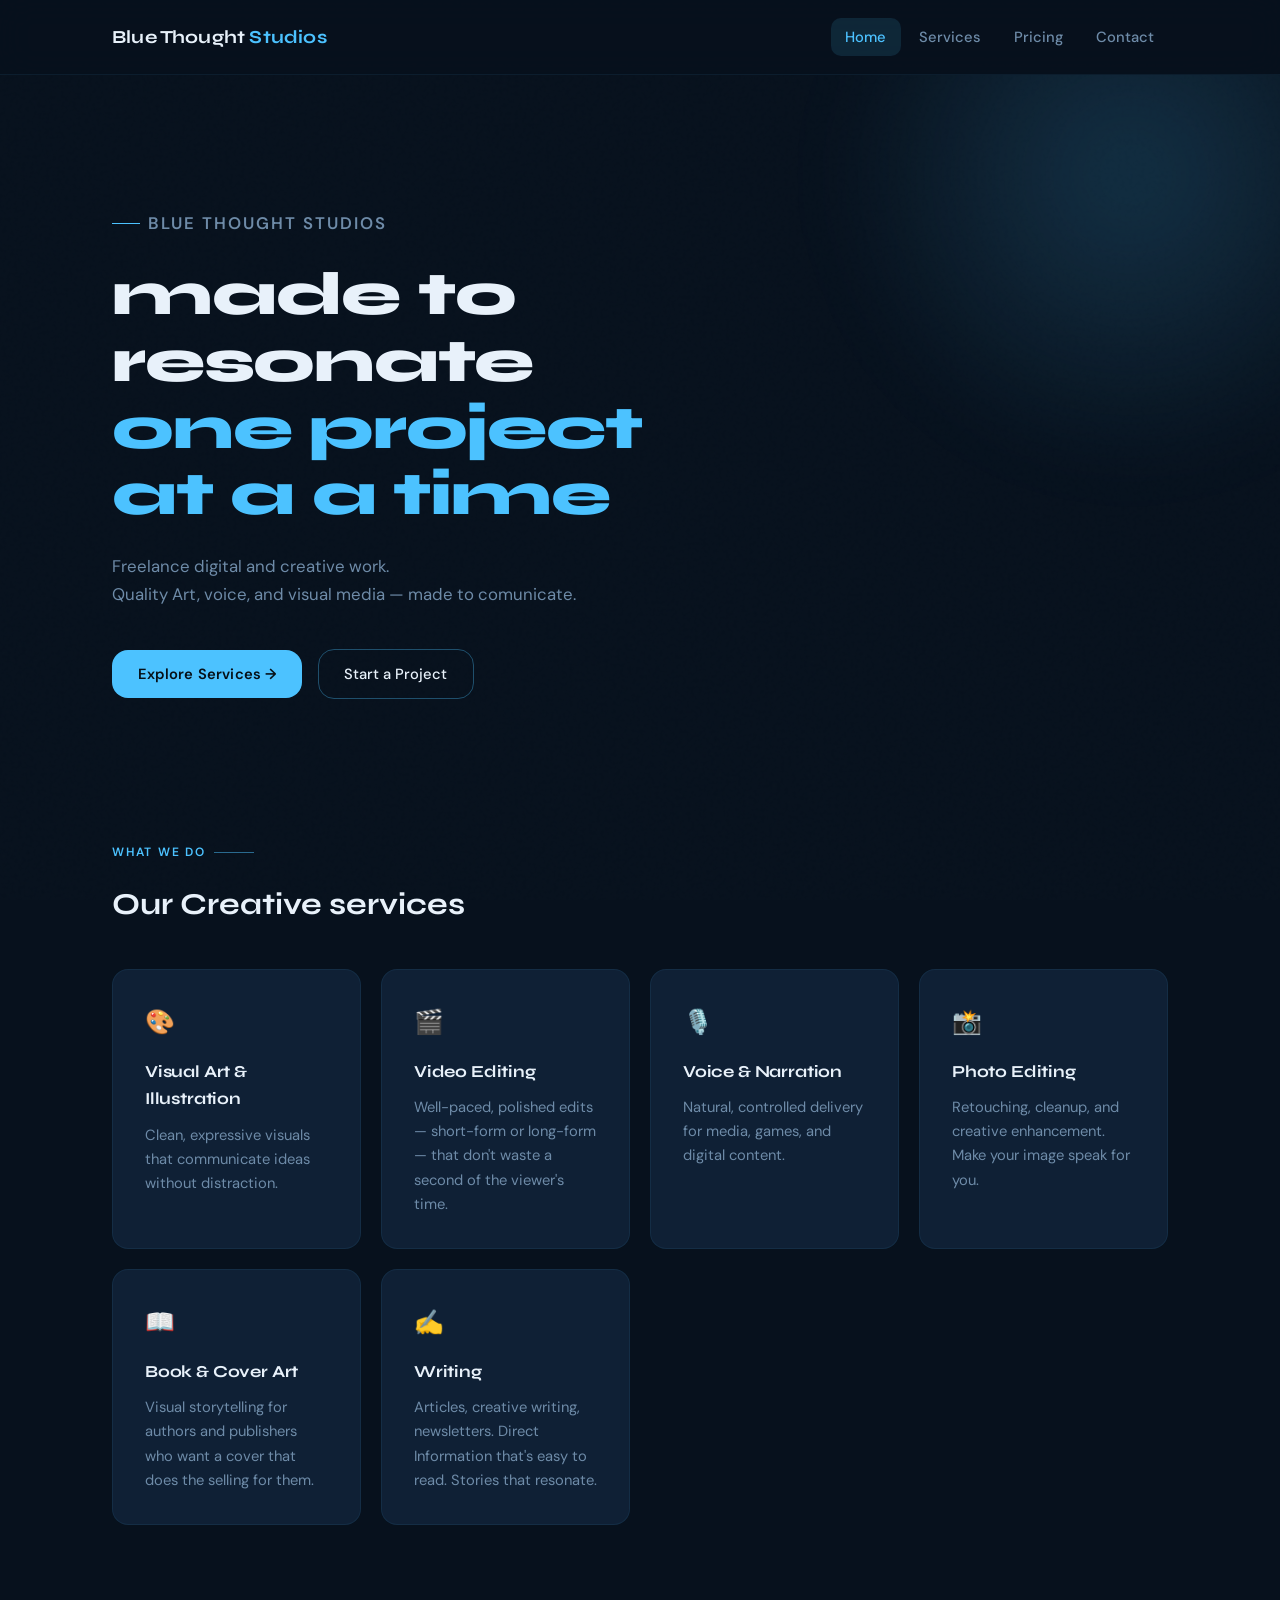
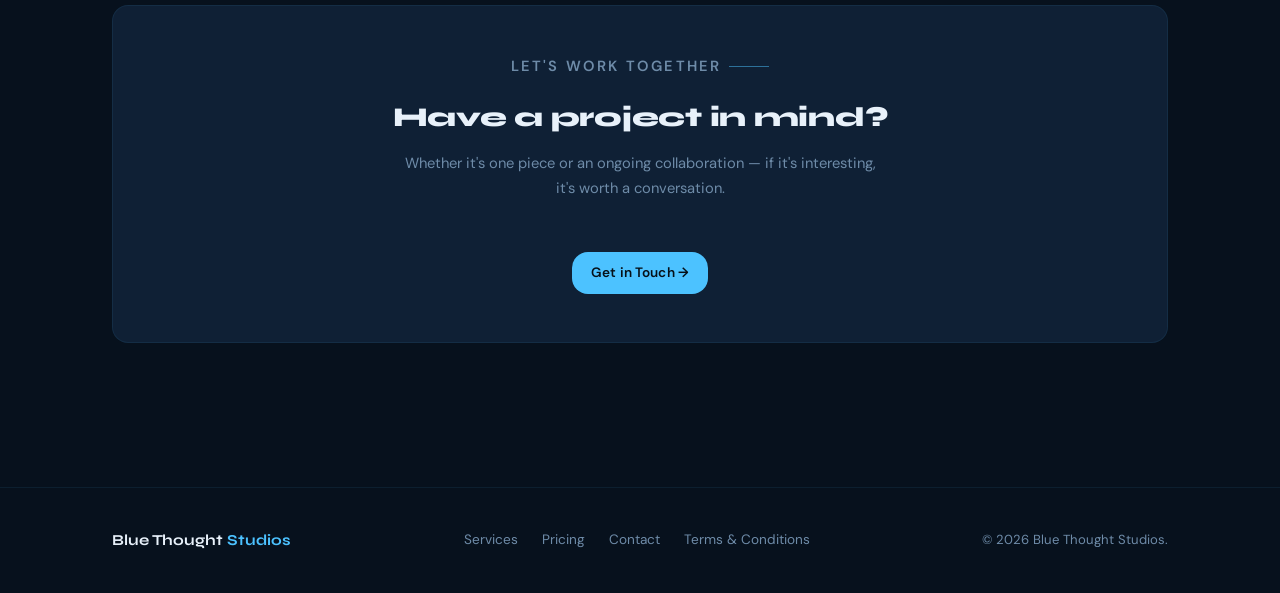
<file: index.html>
<!DOCTYPE html>
<html lang="en">
<head>
  <meta charset="UTF-8" />
  <meta name="viewport" content="width=device-width, initial-scale=1.0" />
  <title>Blue Thought Studios</title>
  <link rel="stylesheet" href="style.css" />
</head>
<body>

  <!-- Header -->
  <header class="site-header">
    <div class="container">
      <a href="index.html" class="logo">Blue Thought <span>Studios</span></a>
      <nav class="nav">
        <a href="index.html" class="active">Home</a>
        <a href="services.html">Services</a>
        <a href="pricing.html">Pricing</a>
        <a href="contact.html">Contact</a>
      </nav>
      <button class="hamburger" id="hamburger" aria-label="Toggle menu">
        <span></span><span></span><span></span>
      </button>
    </div>
  </header>

  <!-- Mobile Nav -->
  <div class="overlay" id="overlay"></div>
  <nav class="mobile-nav" id="mobileNav">
    <a href="index.html">Home</a>
    <a href="services.html">Services</a>
    <a href="pricing.html">Pricing</a>
    <a href="contact.html">Contact</a>
  </nav>

  <main>
    <!-- Hero -->
    <section class="hero">
      <div class="orb"></div>
      <div class="container">
        <p class="hero-eyebrow">Blue Thought Studios</p>
        <h2>made to resonate<br><span class="accent">one project <br>at a a time</span></h2>

         <p>Freelance digital and creative work.
          <br>Quality Art, voice, and visual media — made to comunicate.
        </p>
        <div class="hero-actions">
          <a href="services.html" class="btn-primary">Explore Services →</a>
          <a href="contact.html" class="btn-ghost">Start a Project</a>
        </div>
      </div>
    </section>

    <!-- What We Do -->
    <section class="overview">
      <div class="container">
        <div class="overview-header">
          <p class="section-label">What We Do</p>
          <h2>Our Creative services</h2>
        </div>
        <div class="grid">
          <div class="card">
            <span class="card-icon">🎨</span>
            <h3>Visual Art & Illustration</h3>
            <p>Clean, expressive visuals that communicate ideas without distraction.</p>
          </div>
          <div class="card">
            <span class="card-icon">🎬</span>
            <h3>Video Editing</h3>
            <p>Well-paced, polished edits — short-form or long-form — that don't waste a second of the viewer's time.</p>
          </div>
          <div class="card">
            <span class="card-icon">🎙️</span>
            <h3>Voice & Narration</h3>
            <p>Natural, controlled delivery for media, games, and digital content.</p>
          </div>
          <div class="card">
            <span class="card-icon">📸</span>
            <h3>Photo Editing</h3>
            <p>Retouching, cleanup, and creative enhancement. Make your image speak for you.</p>
          </div>
          <div class="card">
            <span class="card-icon">📖</span>
            <h3>Book & Cover Art</h3>
            <p>Visual storytelling for authors and publishers who want a cover that does the selling for them.</p>
          </div>
          <div class="card">
            <span class="card-icon">✍️</span>
            <h3>Writing</h3>
            <p>Articles, creative writing, newsletters. Direct Information that's easy to read. Stories that resonate.</p>
          </div>
        </div>
      </div>
    </section>

    <!-- CTA Strip -->
    <section class="overview" style="padding-top: 0;">
      <div class="container">
        <div class="card" style="text-align:center; padding: 3rem 2rem;">
          <p class="section-label" style="justify-content:center;">Let's Work Together</p>
          <h3 style="font-family:var(--font-display); font-size:1.7rem; font-weight:800; margin-bottom:0.75rem; letter-spacing:-0.01em;">Have a project in mind?</h3>
          <p style="max-width:480px; margin:0 auto 1.75rem;">
            Whether it's one piece or an ongoing collaboration — if it's interesting, it's worth a conversation.
          </p>
          <a href="contact.html" class="btn-primary">Get in Touch →</a>
        </div>
      </div>
    </section>
  </main>

  <footer class="site-footer">
    <div class="container">
      <span class="footer-logo">Blue Thought <span>Studios</span></span>
      <div class="footer-links">
        <a href="services.html">Services</a>
        <a href="pricing.html">Pricing</a>
        <a href="contact.html">Contact</a>
        <a href="terms.html">Terms & Conditions</a>
      </div>
      <span class="footer-copy">© 2026 Blue Thought Studios.</span>
    </div>
  </footer>

  <script>
    const hamburger = document.getElementById('hamburger');
    const mobileNav = document.getElementById('mobileNav');
    const overlay   = document.getElementById('overlay');

    function toggleMenu(open) {
      hamburger.classList.toggle('open', open);
      mobileNav.classList.toggle('open', open);
      overlay.classList.toggle('open', open);
      document.body.style.overflow = open ? 'hidden' : '';
    }

    hamburger.addEventListener('click', () => toggleMenu(!mobileNav.classList.contains('open')));
    overlay.addEventListener('click', () => toggleMenu(false));
  </script>

</body>
</html>
</file>
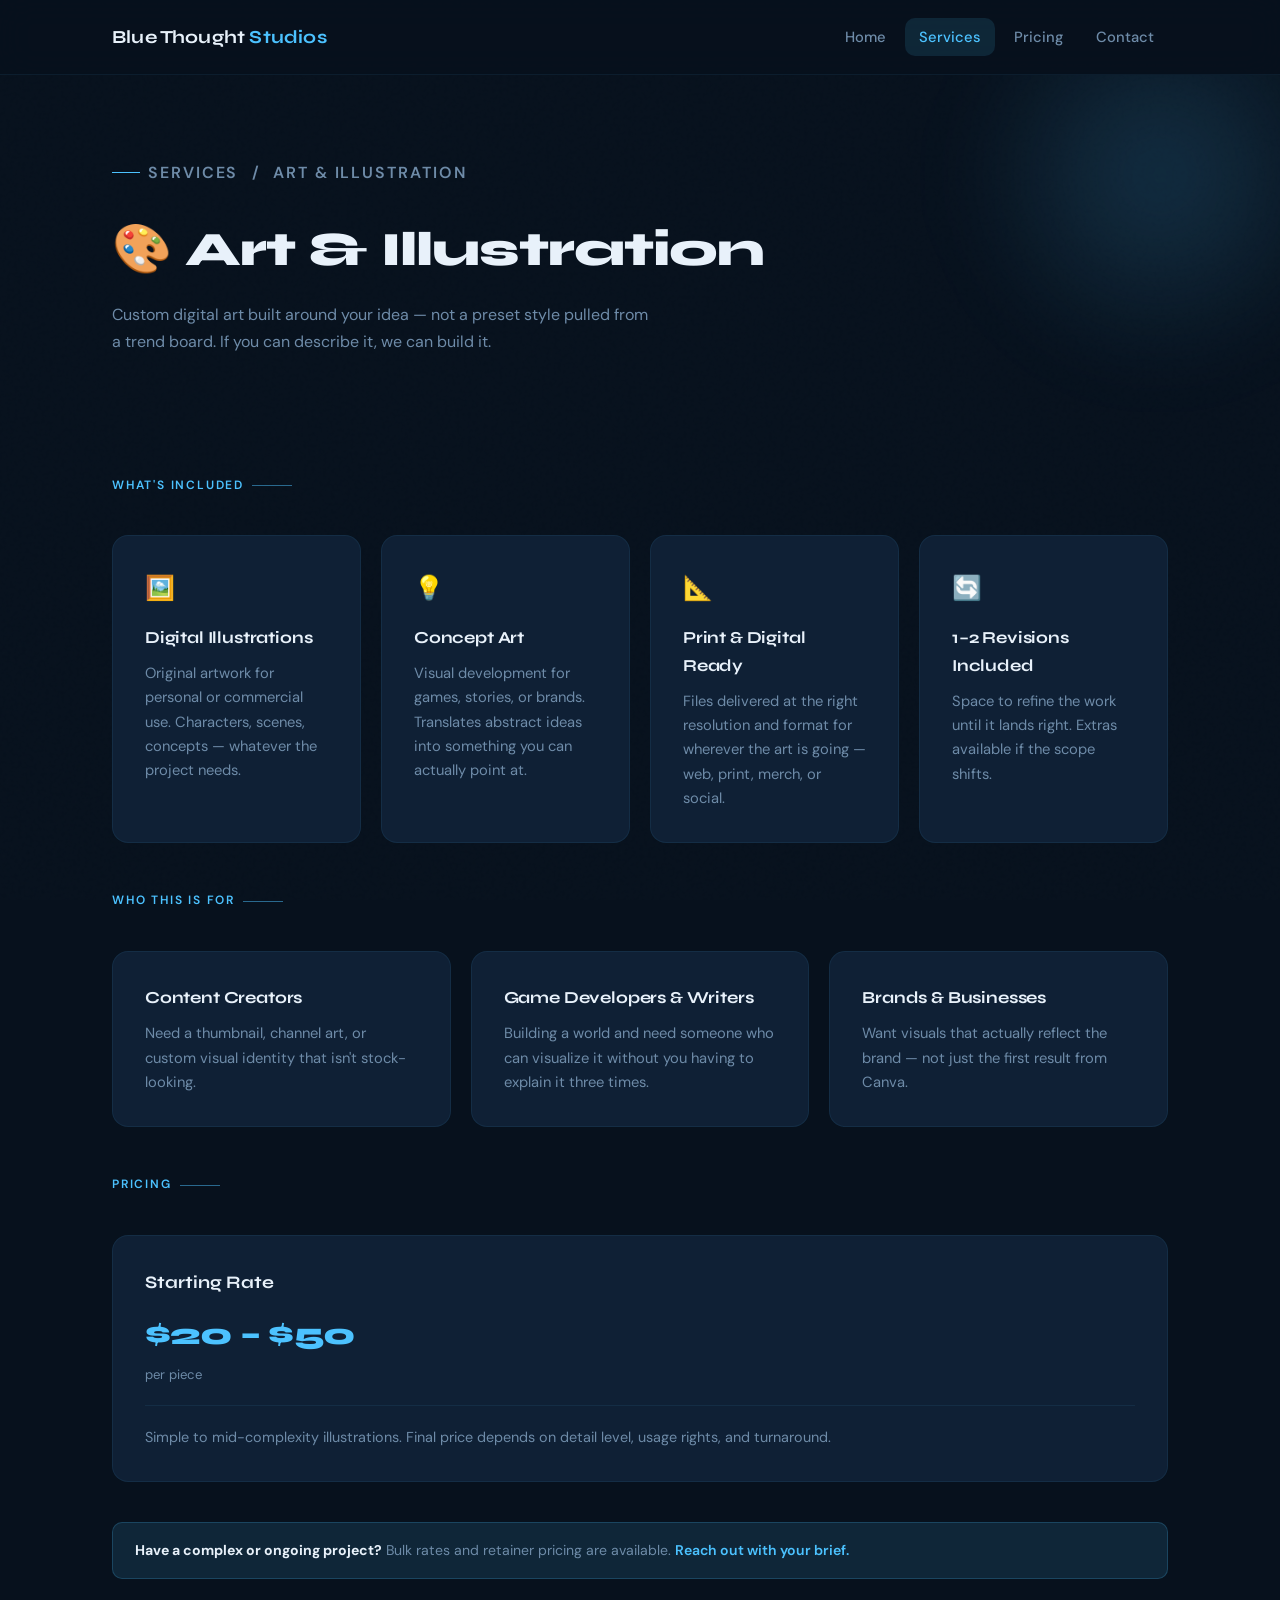
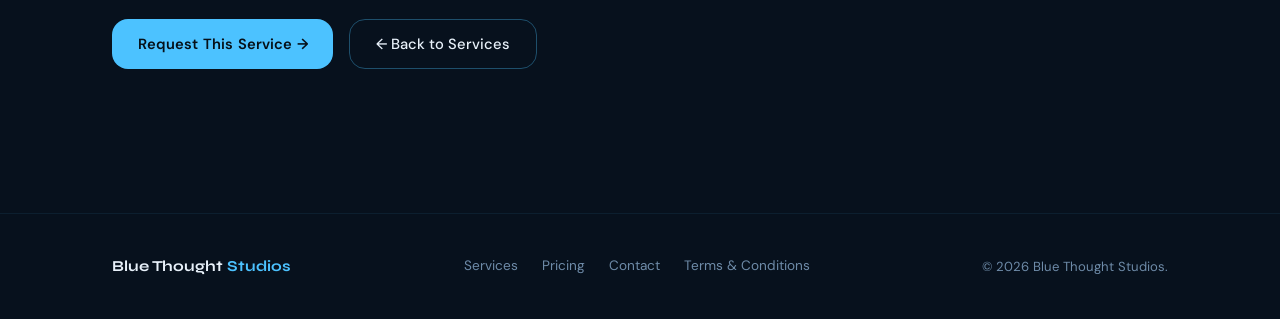
<file: art-illustration.html>
<!DOCTYPE html>
<html lang="en">
<head>
  <meta charset="UTF-8" />
  <meta name="viewport" content="width=device-width, initial-scale=1.0" />
  <title>Art & Illustration | Blue Thought Studios</title>
  <link rel="stylesheet" href="style.css" />
</head>
<body>

  <header class="site-header">
    <div class="container">
      <a href="index.html" class="logo">Blue Thought <span>Studios</span></a>
      <nav class="nav">
        <a href="index.html">Home</a>
        <a href="services.html" class="active">Services</a>
        <a href="pricing.html">Pricing</a>
        <a href="contact.html">Contact</a>
      </nav>
      <button class="hamburger" id="hamburger" aria-label="Toggle menu">
        <span></span><span></span><span></span>
      </button>
    </div>
  </header>

  <div class="overlay" id="overlay"></div>
  <nav class="mobile-nav" id="mobileNav">
    <a href="index.html">Home</a>
    <a href="services.html">Services</a>
    <a href="pricing.html">Pricing</a>
    <a href="contact.html">Contact</a>
  </nav>

  <main>
    <section class="page-hero">
      <div class="orb"></div>
      <div class="container">
        <p class="hero-eyebrow"><a href="services.html" style="color:inherit;text-decoration:none;">Services</a> &nbsp;/&nbsp; Art & Illustration</p>
        <h2>🎨 Art & Illustration</h2>
        <p>
          Custom digital art built around your idea — not a preset style
          pulled from a trend board. If you can describe it, we can build it.
        </p>
      </div>
    </section>

    <section class="overview">
      <div class="container">

        <div class="overview-header">
          <p class="section-label">What's Included</p>
        </div>
        <div class="grid" style="margin-bottom: 3rem;">
          <div class="card">
            <span class="card-icon">🖼️</span>
            <h3>Digital Illustrations</h3>
            <p>Original artwork for personal or commercial use. Characters, scenes, concepts — whatever the project needs.</p>
          </div>
          <div class="card">
            <span class="card-icon">💡</span>
            <h3>Concept Art</h3>
            <p>Visual development for games, stories, or brands. Translates abstract ideas into something you can actually point at.</p>
          </div>
          <div class="card">
            <span class="card-icon">📐</span>
            <h3>Print & Digital Ready</h3>
            <p>Files delivered at the right resolution and format for wherever the art is going — web, print, merch, or social.</p>
          </div>
          <div class="card">
            <span class="card-icon">🔄</span>
            <h3>1–2 Revisions Included</h3>
            <p>Space to refine the work until it lands right. Extras available if the scope shifts.</p>
          </div>
        </div>

        <div class="overview-header">
          <p class="section-label">Who This Is For</p>
        </div>
        <div class="grid" style="margin-bottom: 3rem;">
          <div class="card">
            <h3>Content Creators</h3>
            <p>Need a thumbnail, channel art, or custom visual identity that isn't stock-looking.</p>
          </div>
          <div class="card">
            <h3>Game Developers & Writers</h3>
            <p>Building a world and need someone who can visualize it without you having to explain it three times.</p>
          </div>
          <div class="card">
            <h3>Brands & Businesses</h3>
            <p>Want visuals that actually reflect the brand — not just the first result from Canva.</p>
          </div>
        </div>

        <div class="overview-header">
          <p class="section-label">Pricing</p>
        </div>
        <div class="pricing-grid" style="margin-bottom: 2.5rem;">
          <div class="pricing-card">
            <h3>Starting Rate</h3>
            <div class="price">$20 – $50</div>
            <p class="price-note">per piece</p>
            <div class="pricing-divider"></div>
            <p>Simple to mid-complexity illustrations. Final price depends on detail level, usage rights, and turnaround.</p>
          </div>
        </div>

        <div class="notice">
          <strong>Have a complex or ongoing project?</strong> Bulk rates and retainer pricing are available.
          <a href="contact.html" style="color:var(--accent);text-decoration:none;font-weight:600;">Reach out with your brief.</a>
        </div>

        <div style="margin-top: 2.5rem; display:flex; gap: 1rem; flex-wrap:wrap;">
          <a href="contact.html" class="btn-primary">Request This Service →</a>
          <a href="services.html" class="btn-ghost">← Back to Services</a>
        </div>

      </div>
    </section>
  </main>

  <footer class="site-footer">
    <div class="container">
      <span class="footer-logo">Blue Thought <span>Studios</span></span>
      <div class="footer-links">
        <a href="services.html">Services</a>
        <a href="pricing.html">Pricing</a>
        <a href="contact.html">Contact</a>
        <a href="terms.html">Terms & Conditions</a>
      </div>
      <span class="footer-copy">© 2026 Blue Thought Studios.</span>
    </div>
  </footer>

  <script>
    const hamburger = document.getElementById('hamburger');
    const mobileNav = document.getElementById('mobileNav');
    const overlay   = document.getElementById('overlay');
    function toggleMenu(open) {
      hamburger.classList.toggle('open', open);
      mobileNav.classList.toggle('open', open);
      overlay.classList.toggle('open', open);
      document.body.style.overflow = open ? 'hidden' : '';
    }
    hamburger.addEventListener('click', () => toggleMenu(!mobileNav.classList.contains('open')));
    overlay.addEventListener('click', () => toggleMenu(false));
  </script>

</body>
</html>
</file>
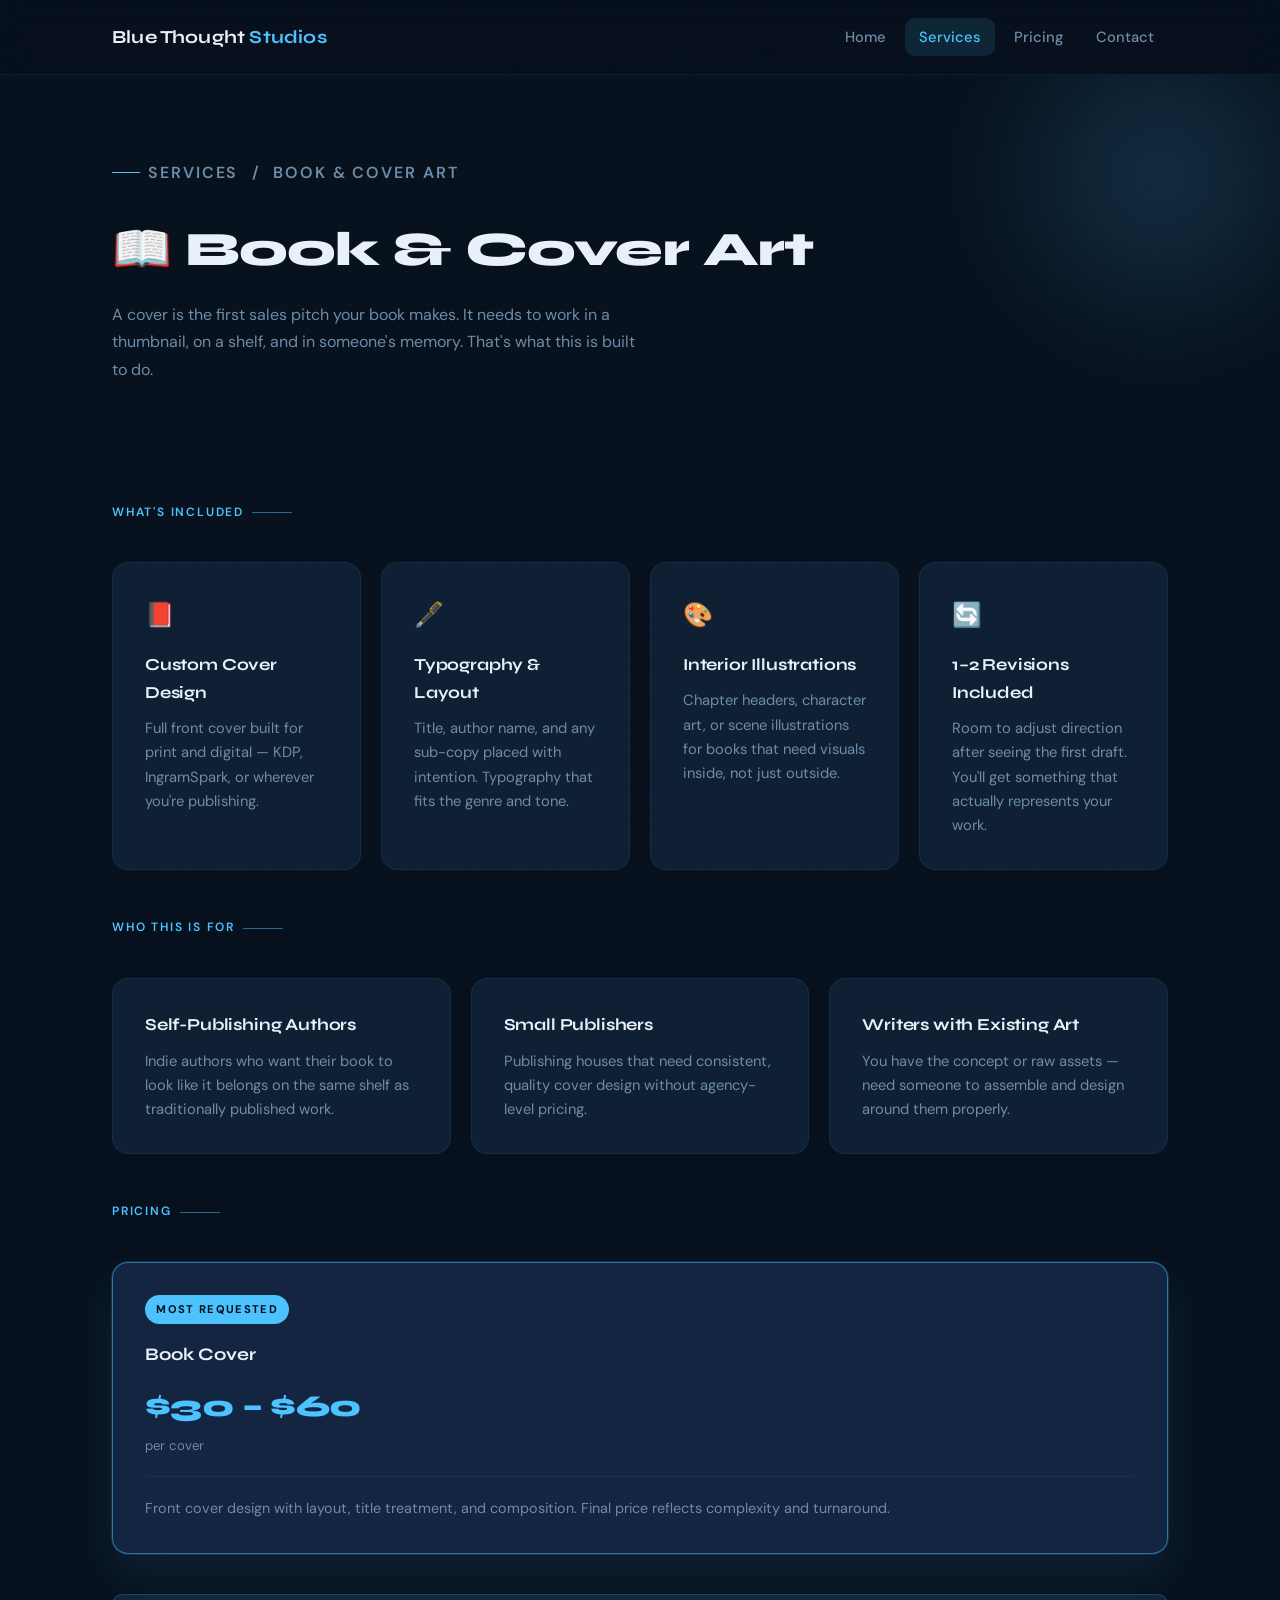
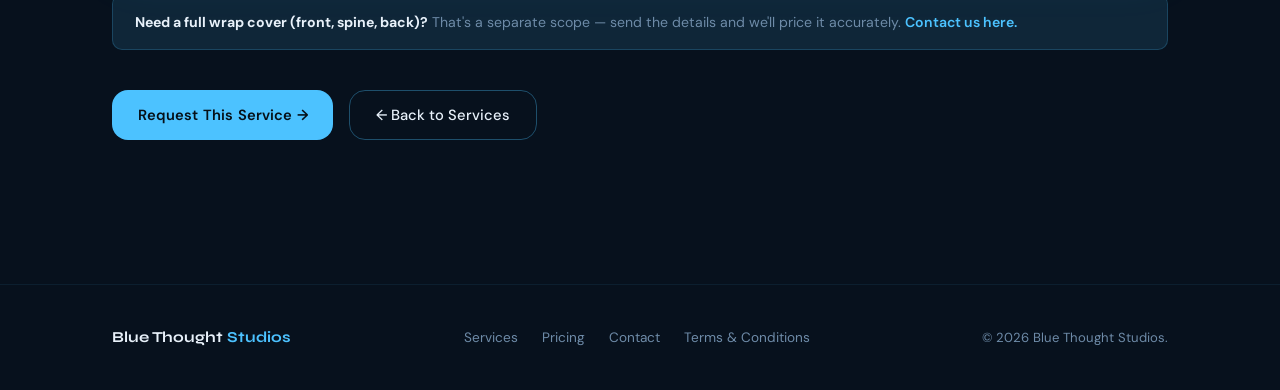
<file: book-cover-art.html>
<!DOCTYPE html>
<html lang="en">
<head>
  <meta charset="UTF-8" />
  <meta name="viewport" content="width=device-width, initial-scale=1.0" />
  <title>Book & Cover Art | Blue Thought Studios</title>
  <link rel="stylesheet" href="style.css" />
</head>
<body>

  <header class="site-header">
    <div class="container">
      <a href="index.html" class="logo">Blue Thought <span>Studios</span></a>
      <nav class="nav">
        <a href="index.html">Home</a>
        <a href="services.html" class="active">Services</a>
        <a href="pricing.html">Pricing</a>
        <a href="contact.html">Contact</a>
      </nav>
      <button class="hamburger" id="hamburger" aria-label="Toggle menu">
        <span></span><span></span><span></span>
      </button>
    </div>
  </header>

  <div class="overlay" id="overlay"></div>
  <nav class="mobile-nav" id="mobileNav">
    <a href="index.html">Home</a>
    <a href="services.html">Services</a>
    <a href="pricing.html">Pricing</a>
    <a href="contact.html">Contact</a>
  </nav>

  <main>
    <section class="page-hero">
      <div class="orb"></div>
      <div class="container">
        <p class="hero-eyebrow"><a href="../services.html" style="color:inherit;text-decoration:none;">Services</a> &nbsp;/&nbsp; Book & Cover Art</p>
        <h2>📖 Book & Cover Art</h2>
        <p>
          A cover is the first sales pitch your book makes.
          It needs to work in a thumbnail, on a shelf, and in someone's memory.
          That's what this is built to do.
        </p>
      </div>
    </section>

    <section class="overview">
      <div class="container">

        <div class="overview-header">
          <p class="section-label">What's Included</p>
        </div>
        <div class="grid" style="margin-bottom: 3rem;">
          <div class="card">
            <span class="card-icon">📕</span>
            <h3>Custom Cover Design</h3>
            <p>Full front cover built for print and digital — KDP, IngramSpark, or wherever you're publishing.</p>
          </div>
          <div class="card">
            <span class="card-icon">🖋️</span>
            <h3>Typography & Layout</h3>
            <p>Title, author name, and any sub-copy placed with intention. Typography that fits the genre and tone.</p>
          </div>
          <div class="card">
            <span class="card-icon">🎨</span>
            <h3>Interior Illustrations</h3>
            <p>Chapter headers, character art, or scene illustrations for books that need visuals inside, not just outside.</p>
          </div>
          <div class="card">
            <span class="card-icon">🔄</span>
            <h3>1–2 Revisions Included</h3>
            <p>Room to adjust direction after seeing the first draft. You'll get something that actually represents your work.</p>
          </div>
        </div>

        <div class="overview-header">
          <p class="section-label">Who This Is For</p>
        </div>
        <div class="grid" style="margin-bottom: 3rem;">
          <div class="card">
            <h3>Self-Publishing Authors</h3>
            <p>Indie authors who want their book to look like it belongs on the same shelf as traditionally published work.</p>
          </div>
          <div class="card">
            <h3>Small Publishers</h3>
            <p>Publishing houses that need consistent, quality cover design without agency-level pricing.</p>
          </div>
          <div class="card">
            <h3>Writers with Existing Art</h3>
            <p>You have the concept or raw assets — need someone to assemble and design around them properly.</p>
          </div>
        </div>

        <div class="overview-header">
          <p class="section-label">Pricing</p>
        </div>
        <div class="pricing-grid" style="margin-bottom: 2.5rem;">
          <div class="pricing-card featured">
            <span class="pricing-badge">Most Requested</span>
            <h3>Book Cover</h3>
            <div class="price">$30 – $60</div>
            <p class="price-note">per cover</p>
            <div class="pricing-divider"></div>
            <p>Front cover design with layout, title treatment, and composition. Final price reflects complexity and turnaround.</p>
          </div>
        </div>

        <div class="notice">
          <strong>Need a full wrap cover (front, spine, back)?</strong> That's a separate scope — send the details and we'll price it accurately.
          <a href="contact.html" style="color:var(--accent);text-decoration:none;font-weight:600;">Contact us here.</a>
        </div>

        <div style="margin-top: 2.5rem; display:flex; gap: 1rem; flex-wrap:wrap;">
          <a href="contact.html" class="btn-primary">Request This Service →</a>
          <a href="services.html" class="btn-ghost">← Back to Services</a>
        </div>

      </div>
    </section>
  </main>

  <footer class="site-footer">
    <div class="container">
      <span class="footer-logo">Blue Thought <span>Studios</span></span>
      <div class="footer-links">
        <a href="services.html">Services</a>
        <a href="pricing.html">Pricing</a>
        <a href="contact.html">Contact</a>
        <a href="terms.html">Terms & Conditions</a>
      </div>
      <span class="footer-copy">© 2026 Blue Thought Studios.</span>
    </div>
  </footer>

  <script>
    const hamburger = document.getElementById('hamburger');
    const mobileNav = document.getElementById('mobileNav');
    const overlay   = document.getElementById('overlay');
    function toggleMenu(open) {
      hamburger.classList.toggle('open', open);
      mobileNav.classList.toggle('open', open);
      overlay.classList.toggle('open', open);
      document.body.style.overflow = open ? 'hidden' : '';
    }
    hamburger.addEventListener('click', () => toggleMenu(!mobileNav.classList.contains('open')));
    overlay.addEventListener('click', () => toggleMenu(false));
  </script>

</body>
</html>
</file>
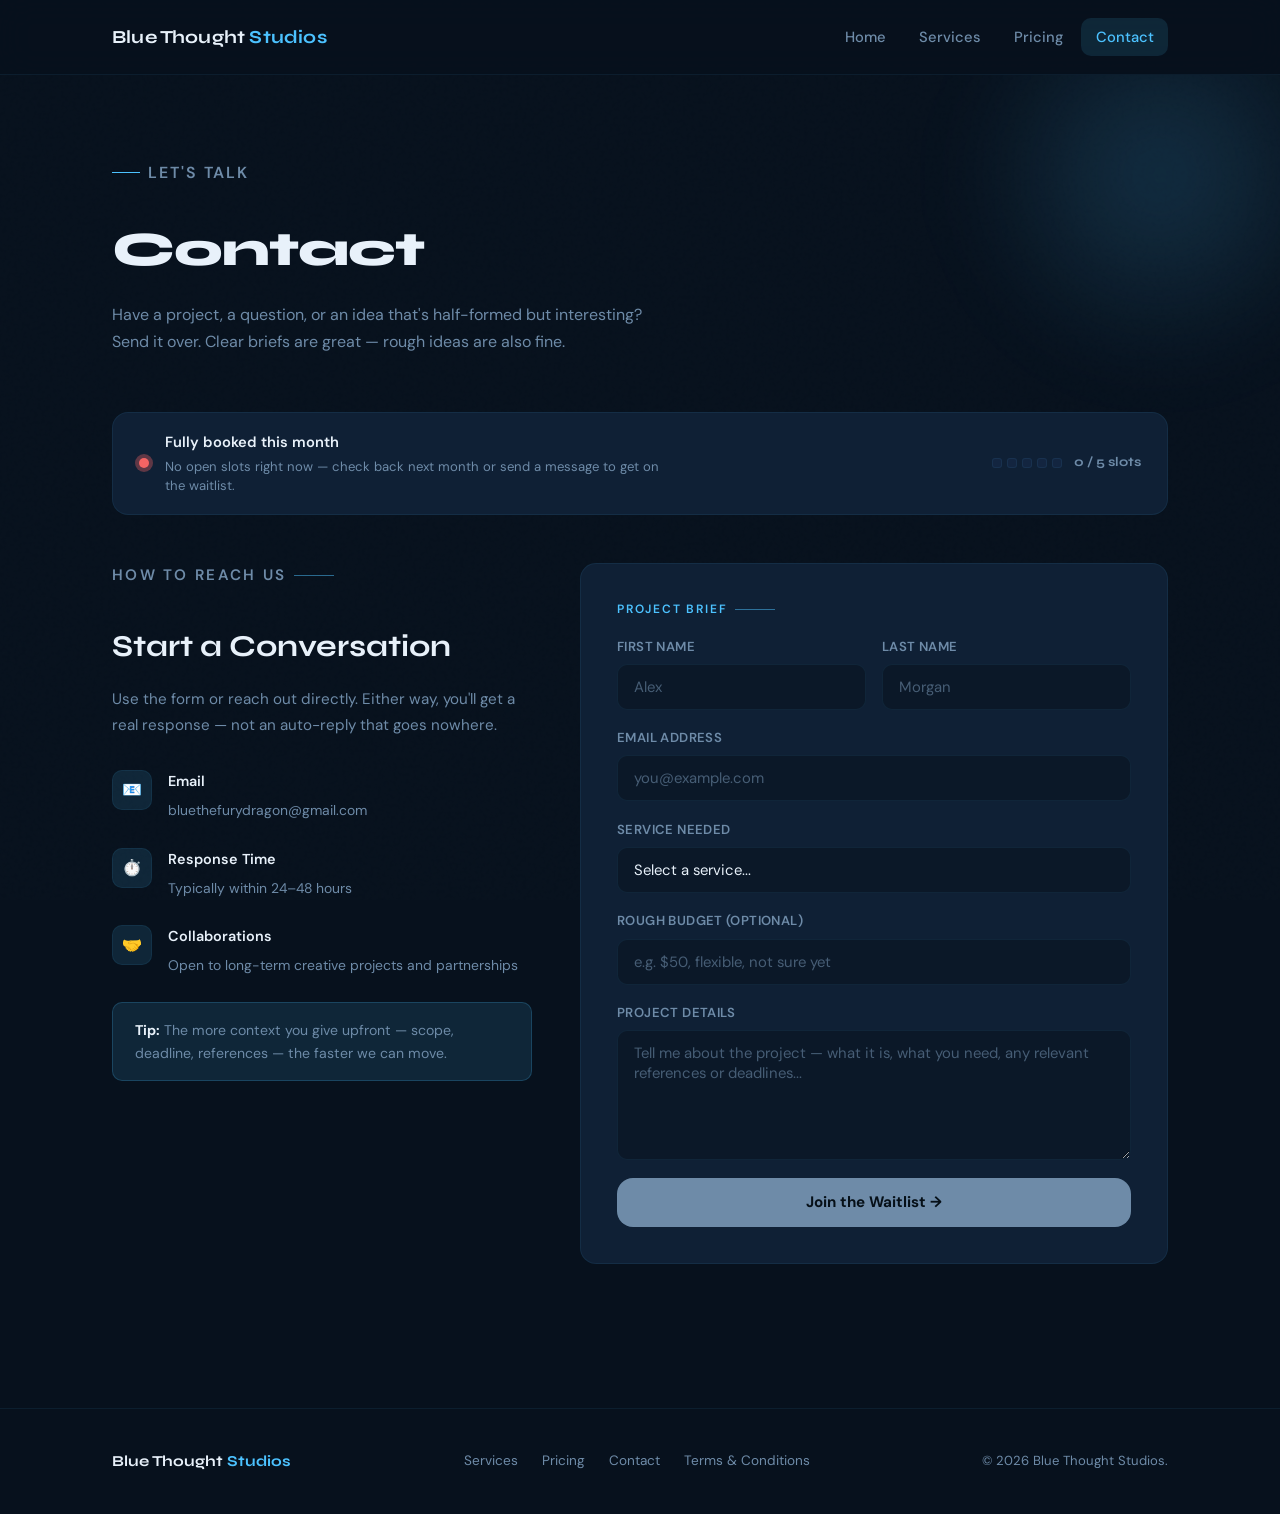
<file: contact.html>
<!DOCTYPE html>
<html lang="en">
<head>
  <meta charset="UTF-8" />
  <meta name="viewport" content="width=device-width, initial-scale=1.0" />
  <title>Contact | Blue Thought Studios</title>
  <link rel="stylesheet" href="style.css" />
</head>
<body>

  <header class="site-header">
    <div class="container">
      <a href="index.html" class="logo">Blue Thought <span>Studios</span></a>
      <nav class="nav">
        <a href="index.html">Home</a>
        <a href="services.html">Services</a>
        <a href="pricing.html">Pricing</a>
        <a href="contact.html" class="active">Contact</a>
      </nav>
      <button class="hamburger" id="hamburger" aria-label="Toggle menu">
        <span></span><span></span><span></span>
      </button>
    </div>
  </header>

  <div class="overlay" id="overlay"></div>
  <nav class="mobile-nav" id="mobileNav">
    <a href="index.html">Home</a>
    <a href="services.html">Services</a>
    <a href="pricing.html">Pricing</a>
    <a href="contact.html">Contact</a>
  </nav>

  <main>
    <section class="page-hero">
      <div class="orb"></div>
      <div class="container">
        <p class="hero-eyebrow">Let's Talk</p>
        <h2>Contact</h2>
        <p>
          Have a project, a question, or an idea that's half-formed but interesting?
          Send it over. Clear briefs are great — rough ideas are also fine.
        </p>
      </div>
    </section>

    <!-- ═══════════════════════════════════════════════
         AVAILABILITY WIDGET
         To update slots: find SLOTS_AVAILABLE below
         and change the number. That's the only edit needed.
         ═══════════════════════════════════════════════ -->
    <div class="avail-wrap">
      <div class="container">
        <div class="avail-banner" id="availBanner">
          <div class="avail-left">
            <span class="avail-dot" id="availDot"></span>
            <div>
              <p class="avail-title" id="availTitle"></p>
              <p class="avail-sub"   id="availSub"></p>
            </div>
          </div>
          <div class="avail-right">
            <div class="avail-pips" id="availPips"></div>
            <span class="avail-label" id="availLabel"></span>
          </div>
        </div>
      </div>
    </div>

    <section class="overview" style="padding-top: 2rem;">
      <div class="container">
        <div class="contact-grid">

          <!-- Left: Info -->
          <div class="contact-info">
            <p class="section-label">How to Reach Us</p>
            <h2>Start a Conversation</h2>
            <p>
              Use the form or reach out directly. Either way, you'll get a real response
              — not an auto-reply that goes nowhere.
            </p>

            <div class="contact-item">
              <div class="contact-item-icon">📧</div>
              <div class="contact-item-text">
                <strong>Email</strong>
                <span>bluethefurydragon@gmail.com</span>
              </div>
            </div>

            <div class="contact-item">
              <div class="contact-item-icon">⏱️</div>
              <div class="contact-item-text">
                <strong>Response Time</strong>
                <span>Typically within 24–48 hours</span>
              </div>
            </div>

            <div class="contact-item">
              <div class="contact-item-icon">🤝</div>
              <div class="contact-item-text">
                <strong>Collaborations</strong>
                <span>Open to long-term creative projects and partnerships</span>
              </div>
            </div>

            <div class="notice" style="margin-top: 1.5rem;">
              <strong>Tip:</strong> The more context you give upfront — scope, deadline, references —
              the faster we can move.
            </div>
          </div>

          <!-- Right: Form -->
          <div class="contact-form">
            <p class="section-label">Project Brief</p>

            <!--
              FORMSPREE SETUP — 3 STEPS:
              1. Go to formspree.io and create a free account
              2. Click "New Form" — copy the endpoint URL it gives you
              3. Replace YOUR_FORMSPREE_ENDPOINT below with that URL
                 e.g. https://formspree.io/f/xabcdefg
              Done. Every submission goes straight to your email.
            -->
            <form
              id="contactForm"
              action="https://formspree.io/f/mdaywled"
              method="POST"
            >
              <input type="hidden" name="_next"    value="contact.html?sent=true" />
              <input type="hidden" name="_subject" value="New project request — Blue Thought Studios" />
              <input type="text"   name="_gotcha"  style="display:none" tabindex="-1" autocomplete="off" />

              <div class="form-row">
                <div class="form-group">
                  <label for="fname">First Name</label>
                  <input type="text" id="fname" name="fname" placeholder="Alex" required />
                </div>
                <div class="form-group">
                  <label for="lname">Last Name</label>
                  <input type="text" id="lname" name="lname" placeholder="Morgan" />
                </div>
              </div>

              <div class="form-group">
                <label for="email">Email Address</label>
                <input type="email" id="email" name="email" placeholder="you@example.com" required />
              </div>

              <div class="form-group">
                <label for="service">Service Needed</label>
                <select id="service" name="service">
                  <option value="" disabled selected>Select a service...</option>
                  <option value="Art & Illustration">Art & Illustration</option>
                  <option value="Book & Cover Art">Book & Cover Art</option>
                  <option value="Voice-Over">Voice-Over</option>
                  <option value="Photo Editing">Photo Editing</option>
                  <option value="Video Editing">Video Editing</option>
                  <option value="Writing">Writing</option>
                  <option value="Custom / Not Sure Yet">Custom / Not Sure Yet</option>
                </select>
              </div>

              <div class="form-group">
                <label for="budget">Rough Budget (Optional)</label>
                <input type="text" id="budget" name="budget" placeholder="e.g. $50, flexible, not sure yet" />
              </div>

              <div class="form-group">
                <label for="message">Project Details</label>
                <textarea id="message" name="message" placeholder="Tell me about the project — what it is, what you need, any relevant references or deadlines..." required></textarea>
              </div>

              <button type="submit" class="form-submit" id="submitBtn">Send Message →</button>
            </form>

            <!-- Shown after Formspree redirects back with ?sent=true -->
            <div id="successMsg" style="display:none; text-align:center; padding: 2rem 0;">
              <p style="font-size: 2rem; margin-bottom: 0.75rem;">✓</p>
              <p style="font-weight: 600; color: var(--text); margin-bottom: 0.4rem;">Message sent.</p>
              <p style="font-size: 0.88rem; color: var(--muted);">I'll get back to you within 24–48 hours.</p>
            </div>
          </div>

        </div>
      </div>
    </section>
  </main>

  <footer class="site-footer">
    <div class="container">
      <span class="footer-logo">Blue Thought <span>Studios</span></span>
      <div class="footer-links">
        <a href="services.html">Services</a>
        <a href="pricing.html">Pricing</a>
        <a href="contact.html">Contact</a>
        <a href="terms.html">Terms & Conditions</a>
      </div>
      <span class="footer-copy">© 2026 Blue Thought Studios.</span>
    </div>
  </footer>

  <script>
    // ═══════════════════════════════════════════════════
    // AVAILABILITY — EDIT THIS NUMBER EACH MONTH
    // Set to how many new client slots you have open.
    // 0 = fully booked, anything above 0 = open.
    const SLOTS_AVAILABLE = 0;   // ← change this
    const SLOTS_TOTAL     = 5;   // ← total slots per month (your cap)
    // ═══════════════════════════════════════════════════

    (function renderAvailability() {
      const dot    = document.getElementById('availDot');
      const title  = document.getElementById('availTitle');
      const sub    = document.getElementById('availSub');
      const pips   = document.getElementById('availPips');
      const label  = document.getElementById('availLabel');
      const btn    = document.getElementById('submitBtn');

      // Build pip indicators
      for (let i = 0; i < SLOTS_TOTAL; i++) {
        const pip = document.createElement('span');
        pip.className = 'avail-pip' + (i < SLOTS_AVAILABLE ? ' filled' : '');
        pips.appendChild(pip);
      }

      if (SLOTS_AVAILABLE === 0) {
        dot.className   = 'avail-dot red';
        title.textContent = 'Fully booked this month';
        sub.textContent   = 'No open slots right now — check back next month or send a message to get on the waitlist.';
        label.textContent = '0 / ' + SLOTS_TOTAL + ' slots';
        if (btn) {
          btn.textContent = 'Join the Waitlist →';
          btn.style.background = 'var(--muted)';
        }
      } else if (SLOTS_AVAILABLE === 1) {
        dot.className   = 'avail-dot yellow';
        title.textContent = 'Last slot available';
        sub.textContent   = 'Only 1 opening left this month. If you have a project ready, now\'s the time.';
        label.textContent = '1 / ' + SLOTS_TOTAL + ' slots';
      } else if (SLOTS_AVAILABLE <= Math.floor(SLOTS_TOTAL / 2)) {
        dot.className   = 'avail-dot yellow';
        title.textContent = 'Limited availability';
        sub.textContent   = SLOTS_AVAILABLE + ' slots open this month. Projects are filled on a first-come basis.';
        label.textContent = SLOTS_AVAILABLE + ' / ' + SLOTS_TOTAL + ' slots';
      } else {
        dot.className   = 'avail-dot green';
        title.textContent = 'Currently accepting projects';
        sub.textContent   = SLOTS_AVAILABLE + ' slots open this month. Reach out and let\'s get started.';
        label.textContent = SLOTS_AVAILABLE + ' / ' + SLOTS_TOTAL + ' slots';
      }
    })();

    // Mobile nav
    const hamburger = document.getElementById('hamburger');
    const mobileNav = document.getElementById('mobileNav');
    const overlay   = document.getElementById('overlay');

    function toggleMenu(open) {
      hamburger.classList.toggle('open', open);
      mobileNav.classList.toggle('open', open);
      overlay.classList.toggle('open', open);
      document.body.style.overflow = open ? 'hidden' : '';
    }

    hamburger.addEventListener('click', () => toggleMenu(!mobileNav.classList.contains('open')));
    overlay.addEventListener('click', () => toggleMenu(false));

    // Show success state if Formspree redirected back after submission
    if (window.location.search.includes('sent=true')) {
      document.getElementById('contactForm').style.display = 'none';
      document.getElementById('successMsg').style.display  = 'block';
    }
  </script>

</body>
</html>
</file>
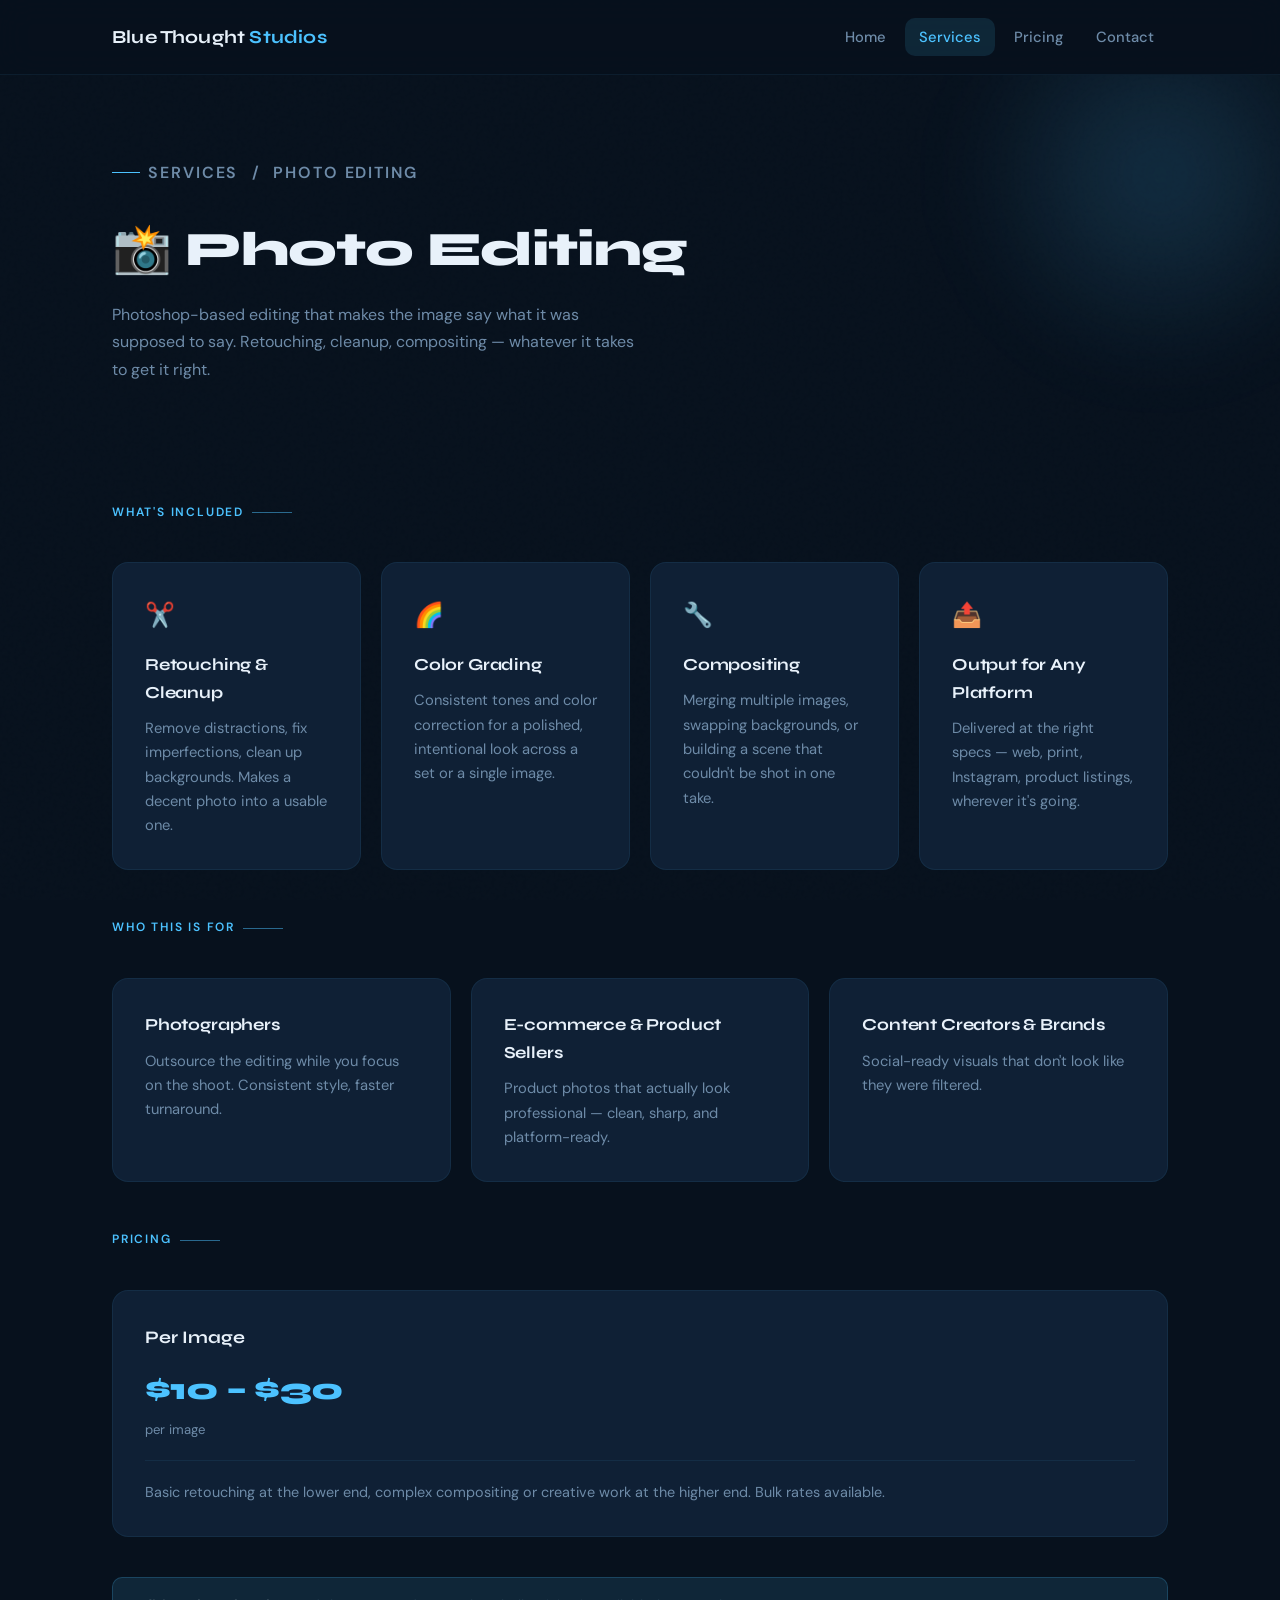
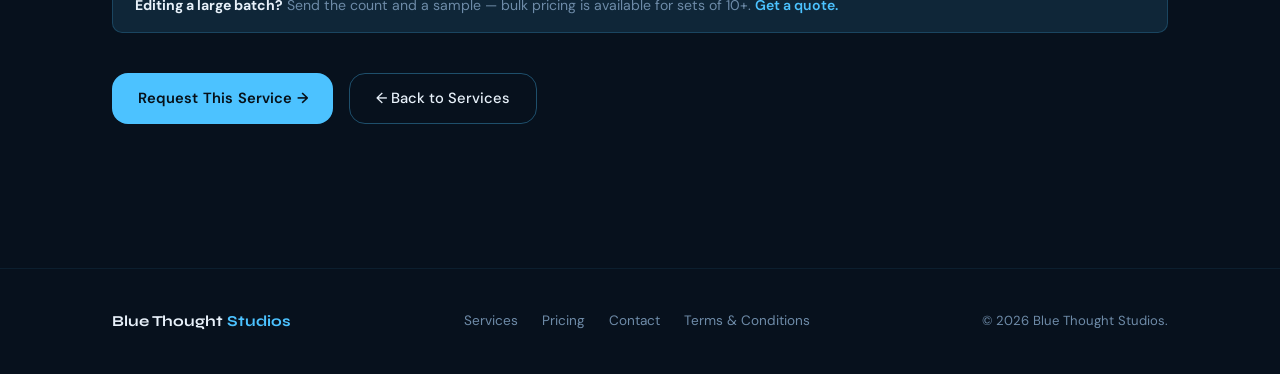
<file: photo-editing.html>
<!DOCTYPE html>
<html lang="en">
<head>
  <meta charset="UTF-8" />
  <meta name="viewport" content="width=device-width, initial-scale=1.0" />
  <title>Photo Editing | Blue Thought Studios</title>
  <link rel="stylesheet" href="style.css" />
</head>
<body>

  <header class="site-header">
    <div class="container">
      <a href="index.html" class="logo">Blue Thought <span>Studios</span></a>
      <nav class="nav">
        <a href="index.html">Home</a>
        <a href="services.html" class="active">Services</a>
        <a href="pricing.html">Pricing</a>
        <a href="contact.html">Contact</a>
      </nav>
      <button class="hamburger" id="hamburger" aria-label="Toggle menu">
        <span></span><span></span><span></span>
      </button>
    </div>
  </header>

  <div class="overlay" id="overlay"></div>
  <nav class="mobile-nav" id="mobileNav">
    <a href="index.html">Home</a>
    <a href="services.html">Services</a>
    <a href="pricing.html">Pricing</a>
    <a href="contact.html">Contact</a>
  </nav>

  <main>
    <section class="page-hero">
      <div class="orb"></div>
      <div class="container">
        <p class="hero-eyebrow"><a href="../services.html" style="color:inherit;text-decoration:none;">Services</a> &nbsp;/&nbsp; Photo Editing</p>
        <h2>📸 Photo Editing</h2>
        <p>
          Photoshop-based editing that makes the image say what it was supposed to say.
          Retouching, cleanup, compositing — whatever it takes to get it right.
        </p>
      </div>
    </section>

    <section class="overview">
      <div class="container">

        <div class="overview-header">
          <p class="section-label">What's Included</p>
        </div>
        <div class="grid" style="margin-bottom: 3rem;">
          <div class="card">
            <span class="card-icon">✂️</span>
            <h3>Retouching & Cleanup</h3>
            <p>Remove distractions, fix imperfections, clean up backgrounds. Makes a decent photo into a usable one.</p>
          </div>
          <div class="card">
            <span class="card-icon">🌈</span>
            <h3>Color Grading</h3>
            <p>Consistent tones and color correction for a polished, intentional look across a set or a single image.</p>
          </div>
          <div class="card">
            <span class="card-icon">🔧</span>
            <h3>Compositing</h3>
            <p>Merging multiple images, swapping backgrounds, or building a scene that couldn't be shot in one take.</p>
          </div>
          <div class="card">
            <span class="card-icon">📤</span>
            <h3>Output for Any Platform</h3>
            <p>Delivered at the right specs — web, print, Instagram, product listings, wherever it's going.</p>
          </div>
        </div>

        <div class="overview-header">
          <p class="section-label">Who This Is For</p>
        </div>
        <div class="grid" style="margin-bottom: 3rem;">
          <div class="card">
            <h3>Photographers</h3>
            <p>Outsource the editing while you focus on the shoot. Consistent style, faster turnaround.</p>
          </div>
          <div class="card">
            <h3>E-commerce & Product Sellers</h3>
            <p>Product photos that actually look professional — clean, sharp, and platform-ready.</p>
          </div>
          <div class="card">
            <h3>Content Creators & Brands</h3>
            <p>Social-ready visuals that don't look like they were filtered.</p>
          </div>
        </div>

        <div class="overview-header">
          <p class="section-label">Pricing</p>
        </div>
        <div class="pricing-grid" style="margin-bottom: 2.5rem;">
          <div class="pricing-card">
            <h3>Per Image</h3>
            <div class="price">$10 – $30</div>
            <p class="price-note">per image</p>
            <div class="pricing-divider"></div>
            <p>Basic retouching at the lower end, complex compositing or creative work at the higher end. Bulk rates available.</p>
          </div>
        </div>

        <div class="notice">
          <strong>Editing a large batch?</strong> Send the count and a sample — bulk pricing is available for sets of 10+.
          <a href="contact.html" style="color:var(--accent);text-decoration:none;font-weight:600;">Get a quote.</a>
        </div>

        <div style="margin-top: 2.5rem; display:flex; gap: 1rem; flex-wrap:wrap;">
          <a href="contact.html" class="btn-primary">Request This Service →</a>
          <a href="services.html" class="btn-ghost">← Back to Services</a>
        </div>

      </div>
    </section>
  </main>

  <footer class="site-footer">
    <div class="container">
      <span class="footer-logo">Blue Thought <span>Studios</span></span>
      <div class="footer-links">
        <a href="services.html">Services</a>
        <a href="pricing.html">Pricing</a>
        <a href="contact.html">Contact</a>
        <a href="terms.html">Terms & Conditions</a>
      </div>
      <span class="footer-copy">© 2026 Blue Thought Studios.</span>
    </div>
  </footer>

  <script>
    const hamburger = document.getElementById('hamburger');
    const mobileNav = document.getElementById('mobileNav');
    const overlay   = document.getElementById('overlay');
    function toggleMenu(open) {
      hamburger.classList.toggle('open', open);
      mobileNav.classList.toggle('open', open);
      overlay.classList.toggle('open', open);
      document.body.style.overflow = open ? 'hidden' : '';
    }
    hamburger.addEventListener('click', () => toggleMenu(!mobileNav.classList.contains('open')));
    overlay.addEventListener('click', () => toggleMenu(false));
  </script>

</body>
</html>
</file>
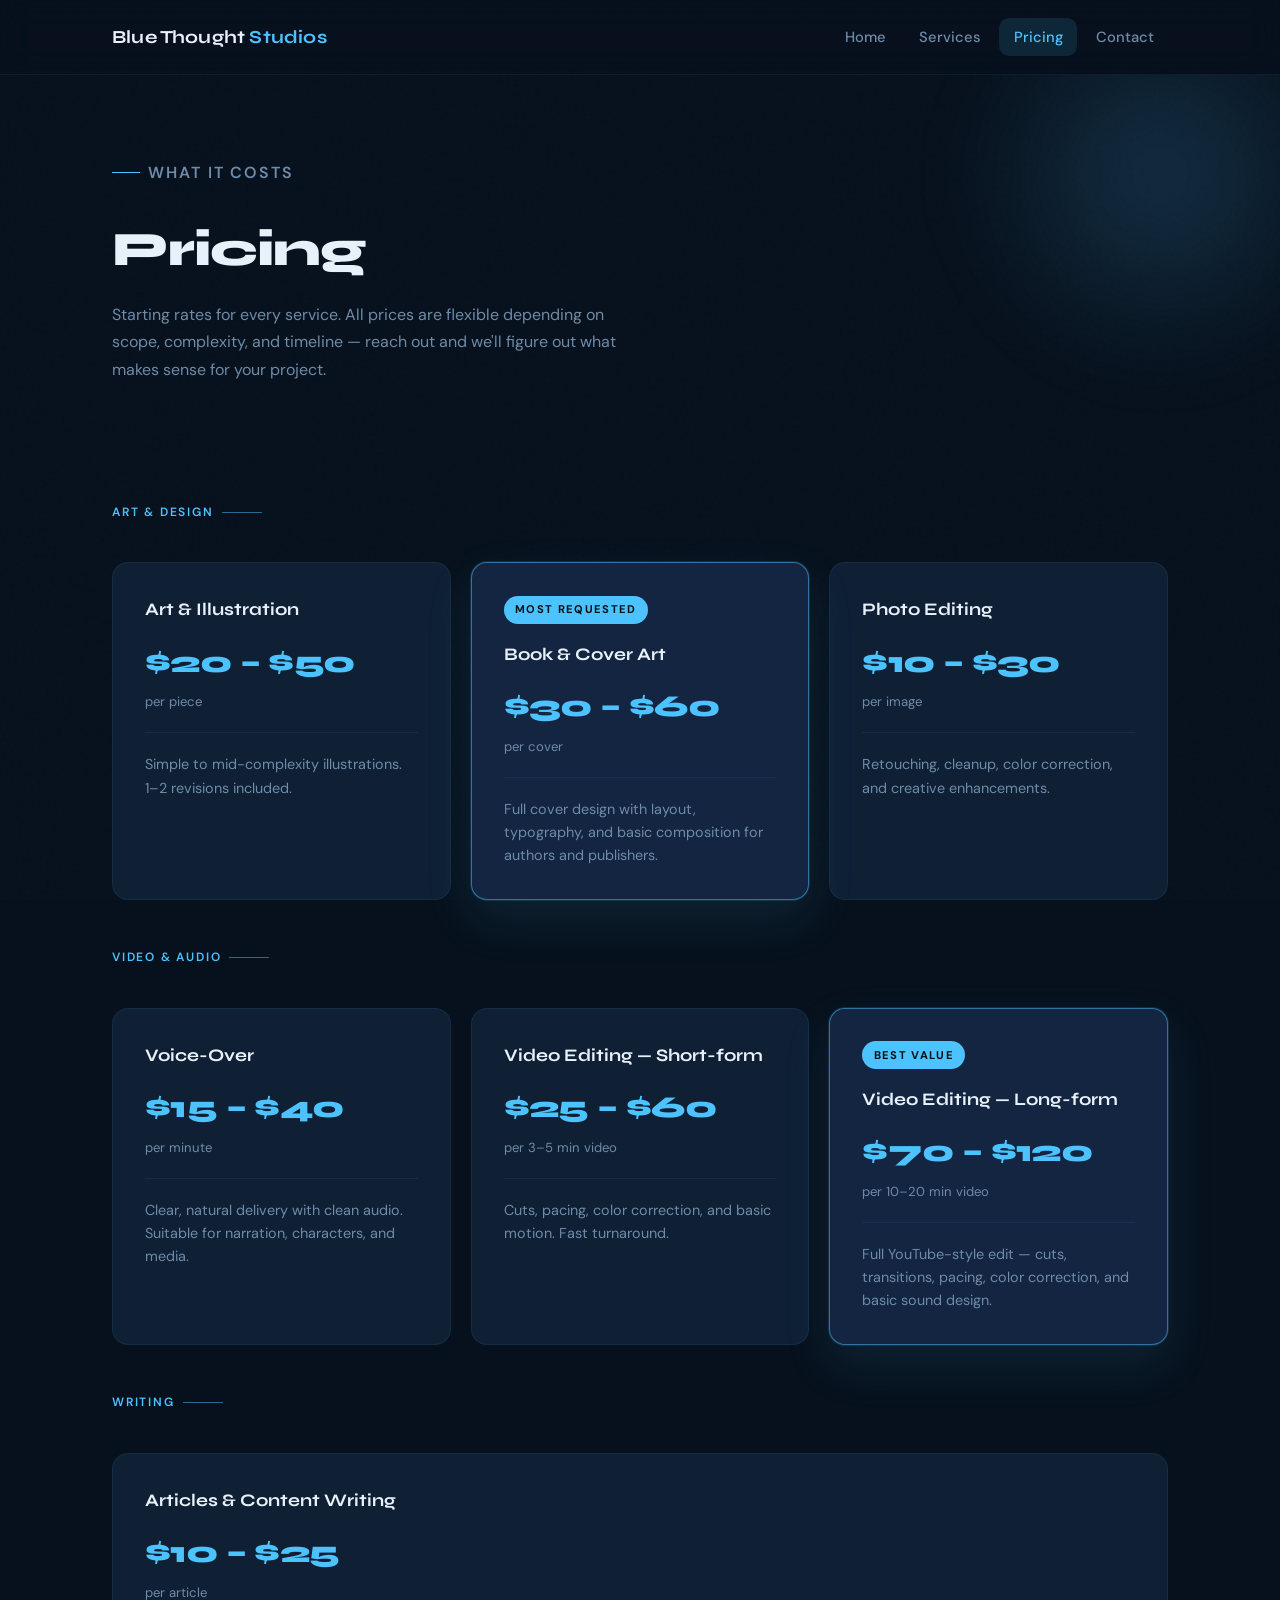
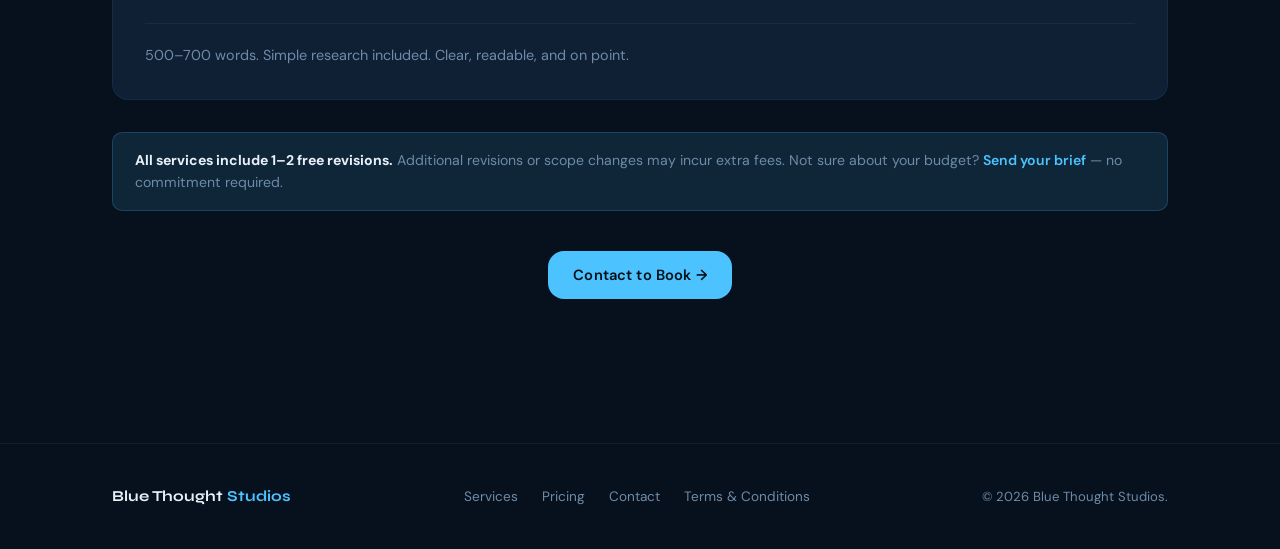
<file: pricing.html>
<!DOCTYPE html>
<html lang="en">
<head>
  <meta charset="UTF-8" />
  <meta name="viewport" content="width=device-width, initial-scale=1.0" />
  <title>Pricing | Blue Thought Studios</title>
  <link rel="stylesheet" href="style.css" />
</head>
<body>

  <header class="site-header">
    <div class="container">
      <a href="index.html" class="logo">Blue Thought <span>Studios</span></a>
      <nav class="nav">
        <a href="index.html">Home</a>
        <a href="services.html">Services</a>
        <a href="pricing.html" class="active">Pricing</a>
        <a href="contact.html">Contact</a>
      </nav>
      <button class="hamburger" id="hamburger" aria-label="Toggle menu">
        <span></span><span></span><span></span>
      </button>
    </div>
  </header>

  <div class="overlay" id="overlay"></div>
  <nav class="mobile-nav" id="mobileNav">
    <a href="index.html">Home</a>
    <a href="services.html">Services</a>
    <a href="pricing.html">Pricing</a>
    <a href="contact.html">Contact</a>
  </nav>

  <main>
    <section class="page-hero">
      <div class="orb"></div>
      <div class="container">
        <p class="hero-eyebrow">What It Costs</p>
        <h2>Pricing</h2>
        <p>
          Starting rates for every service. All prices are flexible depending on scope, complexity, and timeline —
          reach out and we'll figure out what makes sense for your project.
        </p>
      </div>
    </section>

    <section class="overview">
      <div class="container">

        <!-- Art & Illustration -->
        <div class="overview-header">
          <p class="section-label">Art & Design</p>
        </div>
        <div class="pricing-grid" style="margin-bottom: 3rem;">

          <div class="pricing-card">
            <h3>Art & Illustration</h3>
            <div class="price">$20 – $50</div>
            <p class="price-note">per piece</p>
            <div class="pricing-divider"></div>
            <p>Simple to mid-complexity illustrations. 1–2 revisions included.</p>
          </div>

          <div class="pricing-card featured">
            <span class="pricing-badge">Most Requested</span>
            <h3>Book & Cover Art</h3>
            <div class="price">$30 – $60</div>
            <p class="price-note">per cover</p>
            <div class="pricing-divider"></div>
            <p>Full cover design with layout, typography, and basic composition for authors and publishers.</p>
          </div>

          <div class="pricing-card">
            <h3>Photo Editing</h3>
            <div class="price">$10 – $30</div>
            <p class="price-note">per image</p>
            <div class="pricing-divider"></div>
            <p>Retouching, cleanup, color correction, and creative enhancements.</p>
          </div>

        </div>

        <!-- Video & Audio -->
        <div class="overview-header">
          <p class="section-label">Video & Audio</p>
        </div>
        <div class="pricing-grid" style="margin-bottom: 3rem;">

          <div class="pricing-card">
            <h3>Voice-Over</h3>
            <div class="price">$15 – $40</div>
            <p class="price-note">per minute</p>
            <div class="pricing-divider"></div>
            <p>Clear, natural delivery with clean audio. Suitable for narration, characters, and media.</p>
          </div>

          <div class="pricing-card">
            <h3>Video Editing — Short-form</h3>
            <div class="price">$25 – $60</div>
            <p class="price-note">per 3–5 min video</p>
            <div class="pricing-divider"></div>
            <p>Cuts, pacing, color correction, and basic motion. Fast turnaround.</p>
          </div>

          <div class="pricing-card featured">
            <span class="pricing-badge">Best Value</span>
            <h3>Video Editing — Long-form</h3>
            <div class="price">$70 – $120</div>
            <p class="price-note">per 10–20 min video</p>
            <div class="pricing-divider"></div>
            <p>Full YouTube-style edit — cuts, transitions, pacing, color correction, and basic sound design.</p>
          </div>

        </div>

        <!-- Writing -->
        <div class="overview-header">
          <p class="section-label">Writing</p>
        </div>
        <div class="pricing-grid" style="margin-bottom: 2rem;">

          <div class="pricing-card">
            <h3>Articles & Content Writing</h3>
            <div class="price">$10 – $25</div>
            <p class="price-note">per article</p>
            <div class="pricing-divider"></div>
            <p>500–700 words. Simple research included. Clear, readable, and on point.</p>
          </div>

        </div>

        <div class="notice">
          <strong>All services include 1–2 free revisions.</strong> Additional revisions or scope changes may incur extra fees.
          Not sure about your budget? <a href="contact.html" style="color: var(--accent); text-decoration:none; font-weight:600;">Send your brief</a> — no commitment required.
        </div>

        <div style="margin-top: 2.5rem; text-align: center;">
          <a href="contact.html" class="btn-primary">Contact to Book →</a>
        </div>

      </div>
    </section>
  </main>

  <footer class="site-footer">
    <div class="container">
      <span class="footer-logo">Blue Thought <span>Studios</span></span>
      <div class="footer-links">
        <a href="services.html">Services</a>
        <a href="pricing.html">Pricing</a>
        <a href="contact.html">Contact</a>
        <a href="terms.html">Terms & Conditions</a>
      </div>
      <span class="footer-copy">© 2026 Blue Thought Studios.</span>
    </div>
  </footer>

  <script>
    const hamburger = document.getElementById('hamburger');
    const mobileNav = document.getElementById('mobileNav');
    const overlay   = document.getElementById('overlay');
    function toggleMenu(open) {
      hamburger.classList.toggle('open', open);
      mobileNav.classList.toggle('open', open);
      overlay.classList.toggle('open', open);
      document.body.style.overflow = open ? 'hidden' : '';
    }
    hamburger.addEventListener('click', () => toggleMenu(!mobileNav.classList.contains('open')));
    overlay.addEventListener('click', () => toggleMenu(false));
  </script>

</body>
</html>
</file>
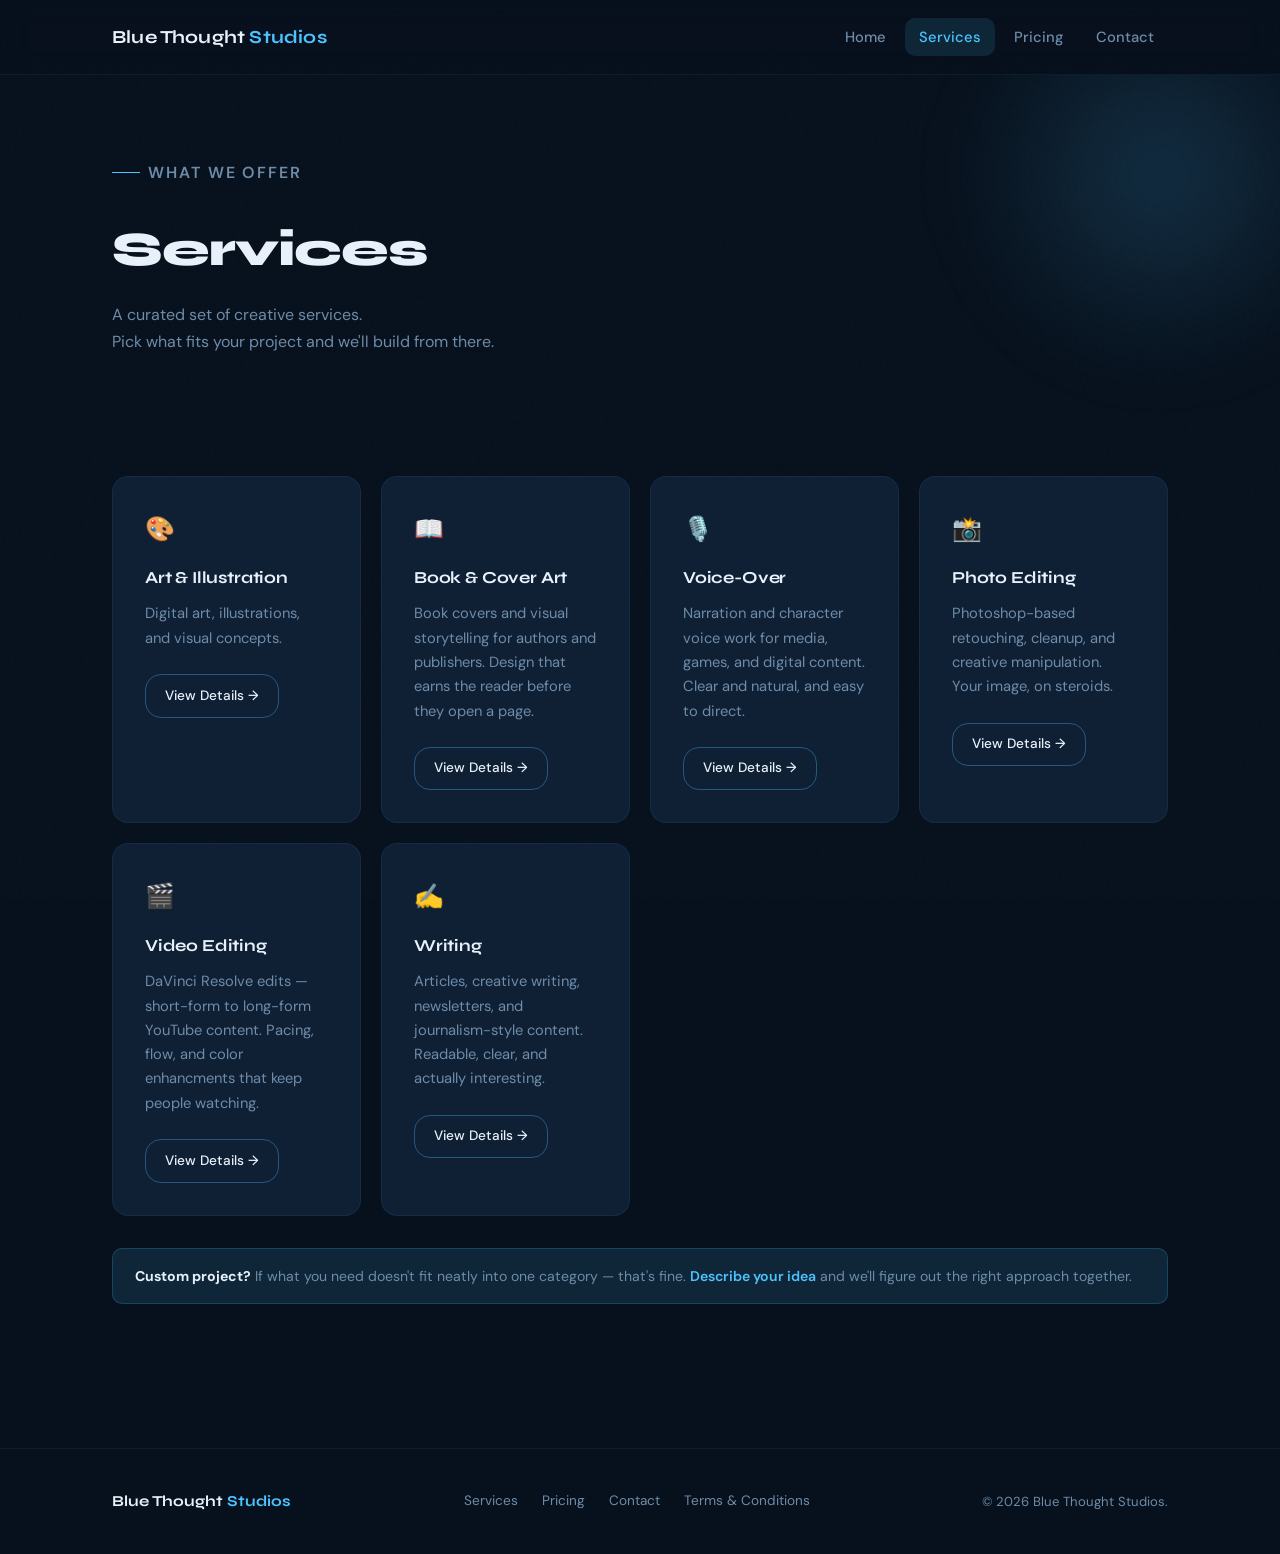
<file: services.html>
<!DOCTYPE html>
<html lang="en">
<head>
  <meta charset="UTF-8" />
  <meta name="viewport" content="width=device-width, initial-scale=1.0" />
  <title>Services | Blue Thought Studios</title>
  <link rel="stylesheet" href="style.css" />
</head>
<body>

  <header class="site-header">
    <div class="container">
      <a href="index.html" class="logo">Blue Thought <span>Studios</span></a>
      <nav class="nav">
        <a href="index.html">Home</a>
        <a href="services.html" class="active">Services</a>
        <a href="pricing.html">Pricing</a>
        <a href="contact.html">Contact</a>
      </nav>
      <button class="hamburger" id="hamburger" aria-label="Toggle menu">
        <span></span><span></span><span></span>
      </button>
    </div>
  </header>

  <div class="overlay" id="overlay"></div>
  <nav class="mobile-nav" id="mobileNav">
    <a href="index.html">Home</a>
    <a href="services.html">Services</a>
    <a href="pricing.html">Pricing</a>
    <a href="contact.html">Contact</a>
  </nav>

  <main>
    <section class="page-hero">
      <div class="orb"></div>
      <div class="container">
        <p class="hero-eyebrow">What We Offer</p>
        <h2>Services</h2>
        <p>
          A curated set of creative services.
         <br> Pick what fits your project and we'll build from there.
        </p>
      </div>
    </section>

    <section class="overview">
      <div class="container">
        <div class="grid">

          <div class="card">
            <span class="card-icon">🎨</span>
            <h3>Art & Illustration</h3>
            <p>Digital art, illustrations, and visual concepts.</p>
            <a href="art-illustration.html" class="btn-ghost">View Details →</a>
          </div>

          <div class="card">
            <span class="card-icon">📖</span>
            <h3>Book & Cover Art</h3>
            <p>Book covers and visual storytelling for authors and publishers. Design that earns the reader before they open a page.</p>
            <a href="book-cover-art.html" class="btn-ghost">View Details →</a>
          </div>

          <div class="card">
            <span class="card-icon">🎙️</span>
            <h3>Voice-Over</h3>
            <p>Narration and character voice work for media, games, and digital content. Clear and natural, and easy to direct.</p>
            <a href="voice-over.html" class="btn-ghost">View Details →</a>
          </div>

          <div class="card">
            <span class="card-icon">📸</span>
            <h3>Photo Editing</h3>
            <p>Photoshop-based retouching, cleanup, and creative manipulation. Your image, on steroids.</p>
            <a href="photo-editing.html" class="btn-ghost">View Details →</a>
          </div>

          <div class="card">
            <span class="card-icon">🎬</span>
            <h3>Video Editing</h3>
            <p>DaVinci Resolve edits — short-form to long-form YouTube content. Pacing, flow, and color enhancments that keep people watching.</p>
            <a href="video-editing.html" class="btn-ghost">View Details →</a>
          </div>

          <div class="card">
            <span class="card-icon">✍️</span>
            <h3>Writing</h3>
            <p>Articles, creative writing, newsletters, and journalism-style content. Readable, clear, and actually interesting.</p>
            <a href="writing.html" class="btn-ghost">View Details →</a>
          </div>

        </div>

        <div class="notice">
          <strong>Custom project?</strong> If what you need doesn't fit neatly into one category — that's fine.
          <a href="contact.html" style="color: var(--accent); text-decoration: none; font-weight:600;">Describe your idea</a>
          and we'll figure out the right approach together.
        </div>
      </div>
    </section>
  </main>

  <footer class="site-footer">
    <div class="container">
      <span class="footer-logo">Blue Thought <span>Studios</span></span>
      <div class="footer-links">
        <a href="services.html">Services</a>
        <a href="pricing.html">Pricing</a>
        <a href="contact.html">Contact</a>
        <a href="terms.html">Terms & Conditions</a>
      </div>
      <span class="footer-copy">© 2026 Blue Thought Studios.</span>
    </div>
  </footer>

  <script>
    const hamburger = document.getElementById('hamburger');
    const mobileNav = document.getElementById('mobileNav');
    const overlay   = document.getElementById('overlay');
    function toggleMenu(open) {
      hamburger.classList.toggle('open', open);
      mobileNav.classList.toggle('open', open);
      overlay.classList.toggle('open', open);
      document.body.style.overflow = open ? 'hidden' : '';
    }
    hamburger.addEventListener('click', () => toggleMenu(!mobileNav.classList.contains('open')));
    overlay.addEventListener('click', () => toggleMenu(false));
  </script>

</body>
</html>
</file>
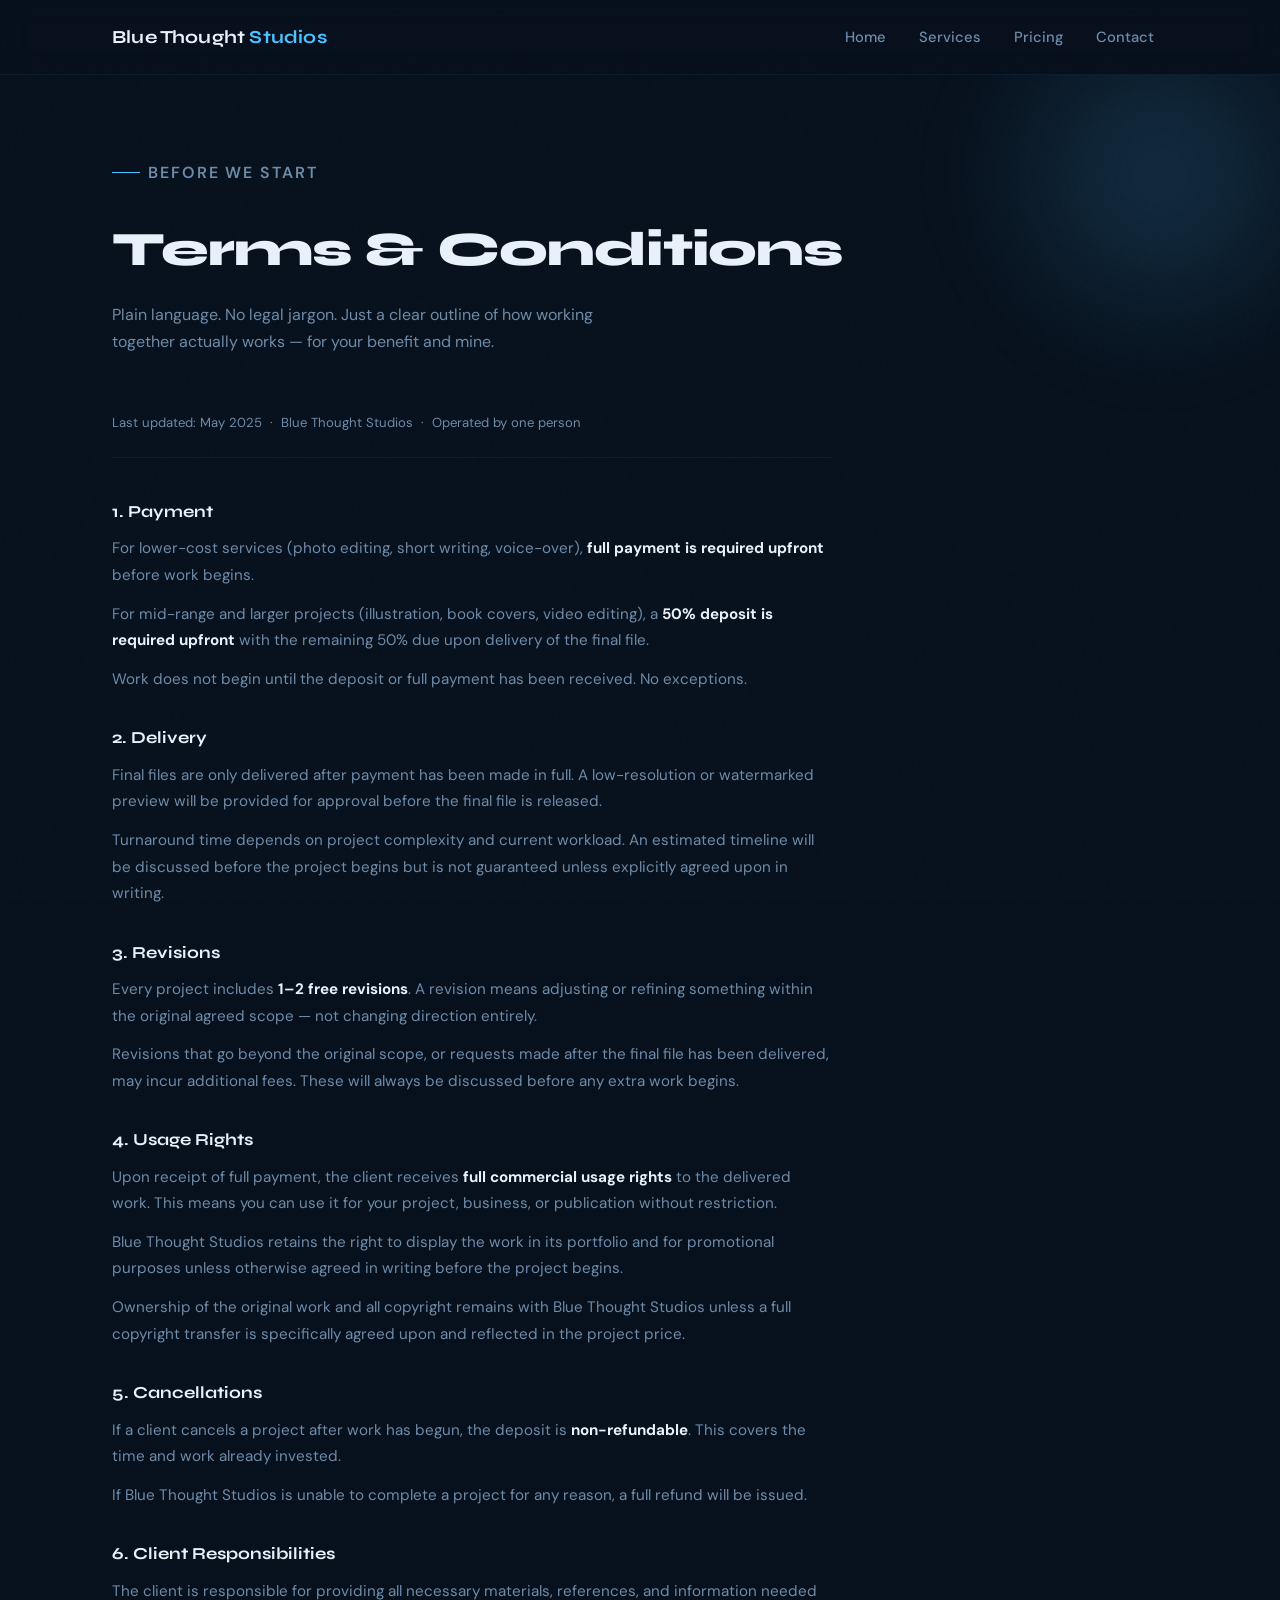
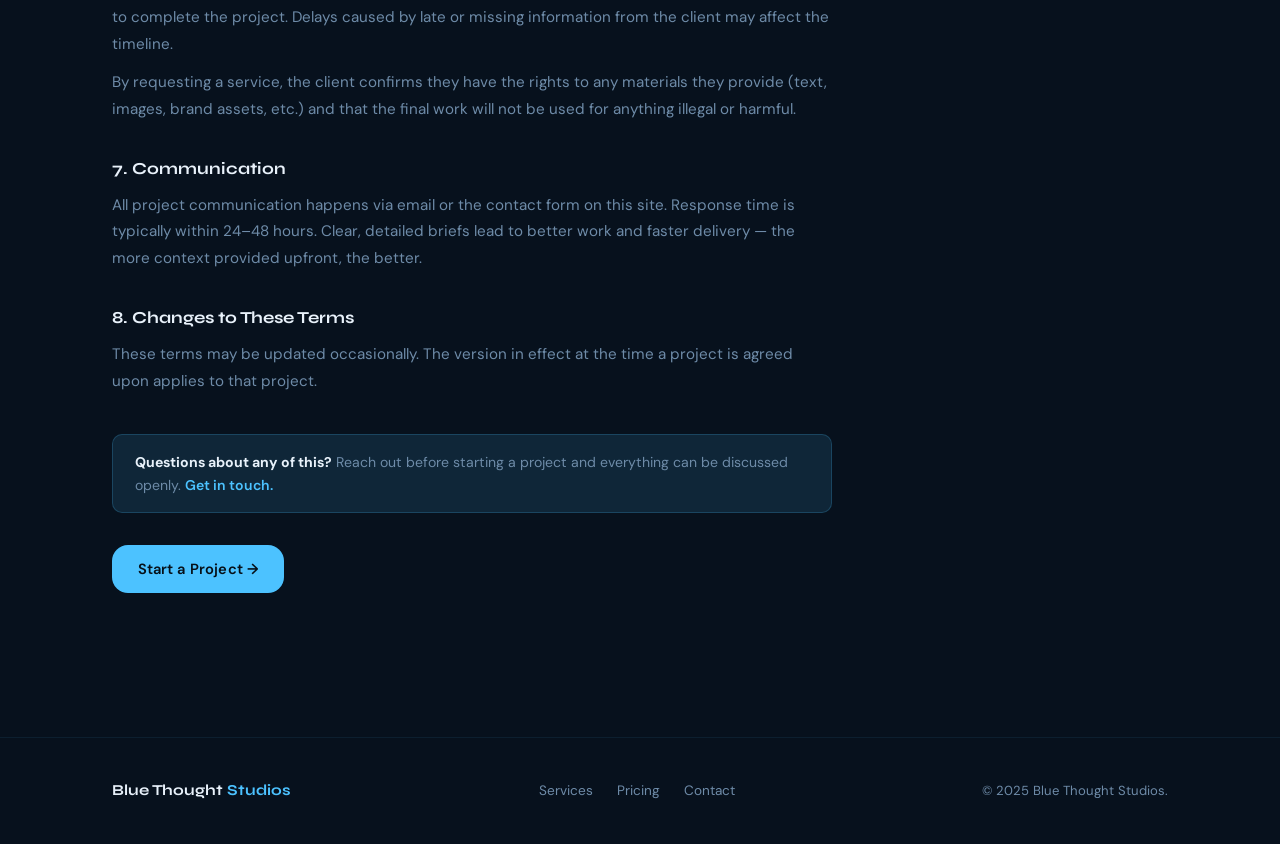
<file: terms.html>
<!DOCTYPE html>
<html lang="en">
<head>
  <meta charset="UTF-8" />
  <meta name="viewport" content="width=device-width, initial-scale=1.0" />
  <title>Terms & Conditions | Blue Thought Studios</title>
  <link rel="stylesheet" href="style.css" />
  <style>
    .terms-body h3 {
      font-family: var(--font-display);
      font-size: 1.05rem;
      font-weight: 700;
      margin: 2rem 0 0.6rem;
      color: var(--text);
    }
    .terms-body p {
      color: var(--muted);
      font-size: 0.95rem;
      line-height: 1.75;
      margin-bottom: 0.75rem;
    }
    .terms-body strong {
      color: var(--text);
    }
    .terms-wrap {
      max-width: 720px;
    }
    .terms-meta {
      font-size: 0.82rem;
      color: var(--muted);
      margin-bottom: 2.5rem;
      padding-bottom: 1.5rem;
      border-bottom: 1px solid var(--border);
    }
  </style>
</head>
<body>

  <header class="site-header">
    <div class="container">
      <a href="index.html" class="logo">Blue Thought <span>Studios</span></a>
      <nav class="nav">
        <a href="index.html">Home</a>
        <a href="services.html">Services</a>
        <a href="pricing.html">Pricing</a>
        <a href="contact.html">Contact</a>
      </nav>
      <button class="hamburger" id="hamburger" aria-label="Toggle menu">
        <span></span><span></span><span></span>
      </button>
    </div>
  </header>

  <div class="overlay" id="overlay"></div>
  <nav class="mobile-nav" id="mobileNav">
    <a href="index.html">Home</a>
    <a href="services.html">Services</a>
    <a href="pricing.html">Pricing</a>
    <a href="contact.html">Contact</a>
  </nav>

  <main>
    <section class="page-hero">
      <div class="orb"></div>
      <div class="container">
        <p class="hero-eyebrow">Before We Start</p>
        <h2>Terms & Conditions</h2>
        <p>
          Plain language. No legal jargon. Just a clear outline of how working
          together actually works — for your benefit and mine.
        </p>
      </div>
    </section>

    <section class="overview" style="padding-top: 0;">
      <div class="container">
        <div class="terms-wrap">

          <p class="terms-meta">Last updated: May 2025 &nbsp;·&nbsp; Blue Thought Studios &nbsp;·&nbsp; Operated by one person</p>

          <div class="terms-body">

            <h3>1. Payment</h3>
            <p>
              For lower-cost services (photo editing, short writing, voice-over), <strong>full payment is required upfront</strong> before work begins.
            </p>
            <p>
              For mid-range and larger projects (illustration, book covers, video editing), a <strong>50% deposit is required upfront</strong> with the remaining 50% due upon delivery of the final file.
            </p>
            <p>
              Work does not begin until the deposit or full payment has been received. No exceptions.
            </p>

            <h3>2. Delivery</h3>
            <p>
              Final files are only delivered after payment has been made in full. A low-resolution or watermarked preview will be provided for approval before the final file is released.
            </p>
            <p>
              Turnaround time depends on project complexity and current workload. An estimated timeline will be discussed before the project begins but is not guaranteed unless explicitly agreed upon in writing.
            </p>

            <h3>3. Revisions</h3>
            <p>
              Every project includes <strong>1–2 free revisions</strong>. A revision means adjusting or refining something within the original agreed scope — not changing direction entirely.
            </p>
            <p>
              Revisions that go beyond the original scope, or requests made after the final file has been delivered, may incur additional fees. These will always be discussed before any extra work begins.
            </p>

            <h3>4. Usage Rights</h3>
            <p>
              Upon receipt of full payment, the client receives <strong>full commercial usage rights</strong> to the delivered work. This means you can use it for your project, business, or publication without restriction.
            </p>
            <p>
              Blue Thought Studios retains the right to display the work in its portfolio and for promotional purposes unless otherwise agreed in writing before the project begins.
            </p>
            <p>
              Ownership of the original work and all copyright remains with Blue Thought Studios unless a full copyright transfer is specifically agreed upon and reflected in the project price.
            </p>

            <h3>5. Cancellations</h3>
            <p>
              If a client cancels a project after work has begun, the deposit is <strong>non-refundable</strong>. This covers the time and work already invested.
            </p>
            <p>
              If Blue Thought Studios is unable to complete a project for any reason, a full refund will be issued.
            </p>

            <h3>6. Client Responsibilities</h3>
            <p>
              The client is responsible for providing all necessary materials, references, and information needed to complete the project. Delays caused by late or missing information from the client may affect the timeline.
            </p>
            <p>
              By requesting a service, the client confirms they have the rights to any materials they provide (text, images, brand assets, etc.) and that the final work will not be used for anything illegal or harmful.
            </p>

            <h3>7. Communication</h3>
            <p>
              All project communication happens via email or the contact form on this site. Response time is typically within 24–48 hours. Clear, detailed briefs lead to better work and faster delivery — the more context provided upfront, the better.
            </p>

            <h3>8. Changes to These Terms</h3>
            <p>
              These terms may be updated occasionally. The version in effect at the time a project is agreed upon applies to that project.
            </p>

          </div>

          <div class="notice" style="margin-top: 2.5rem;">
            <strong>Questions about any of this?</strong> Reach out before starting a project and everything can be discussed openly.
            <a href="contact.html" style="color:var(--accent);text-decoration:none;font-weight:600;">Get in touch.</a>
          </div>

          <div style="margin-top: 2rem;">
            <a href="contact.html" class="btn-primary">Start a Project →</a>
          </div>

        </div>
      </div>
    </section>
  </main>

  <footer class="site-footer">
    <div class="container">
      <span class="footer-logo">Blue Thought <span>Studios</span></span>
      <div class="footer-links">
        <a href="services.html">Services</a>
        <a href="pricing.html">Pricing</a>
        <a href="contact.html">Contact</a>
      </div>
      <span class="footer-copy">© 2025 Blue Thought Studios.</span>
    </div>
  </footer>

  <script>
    const hamburger = document.getElementById('hamburger');
    const mobileNav = document.getElementById('mobileNav');
    const overlay   = document.getElementById('overlay');
    function toggleMenu(open) {
      hamburger.classList.toggle('open', open);
      mobileNav.classList.toggle('open', open);
      overlay.classList.toggle('open', open);
      document.body.style.overflow = open ? 'hidden' : '';
    }
    hamburger.addEventListener('click', () => toggleMenu(!mobileNav.classList.contains('open')));
    overlay.addEventListener('click', () => toggleMenu(false));
  </script>

</body>
</html>
</file>
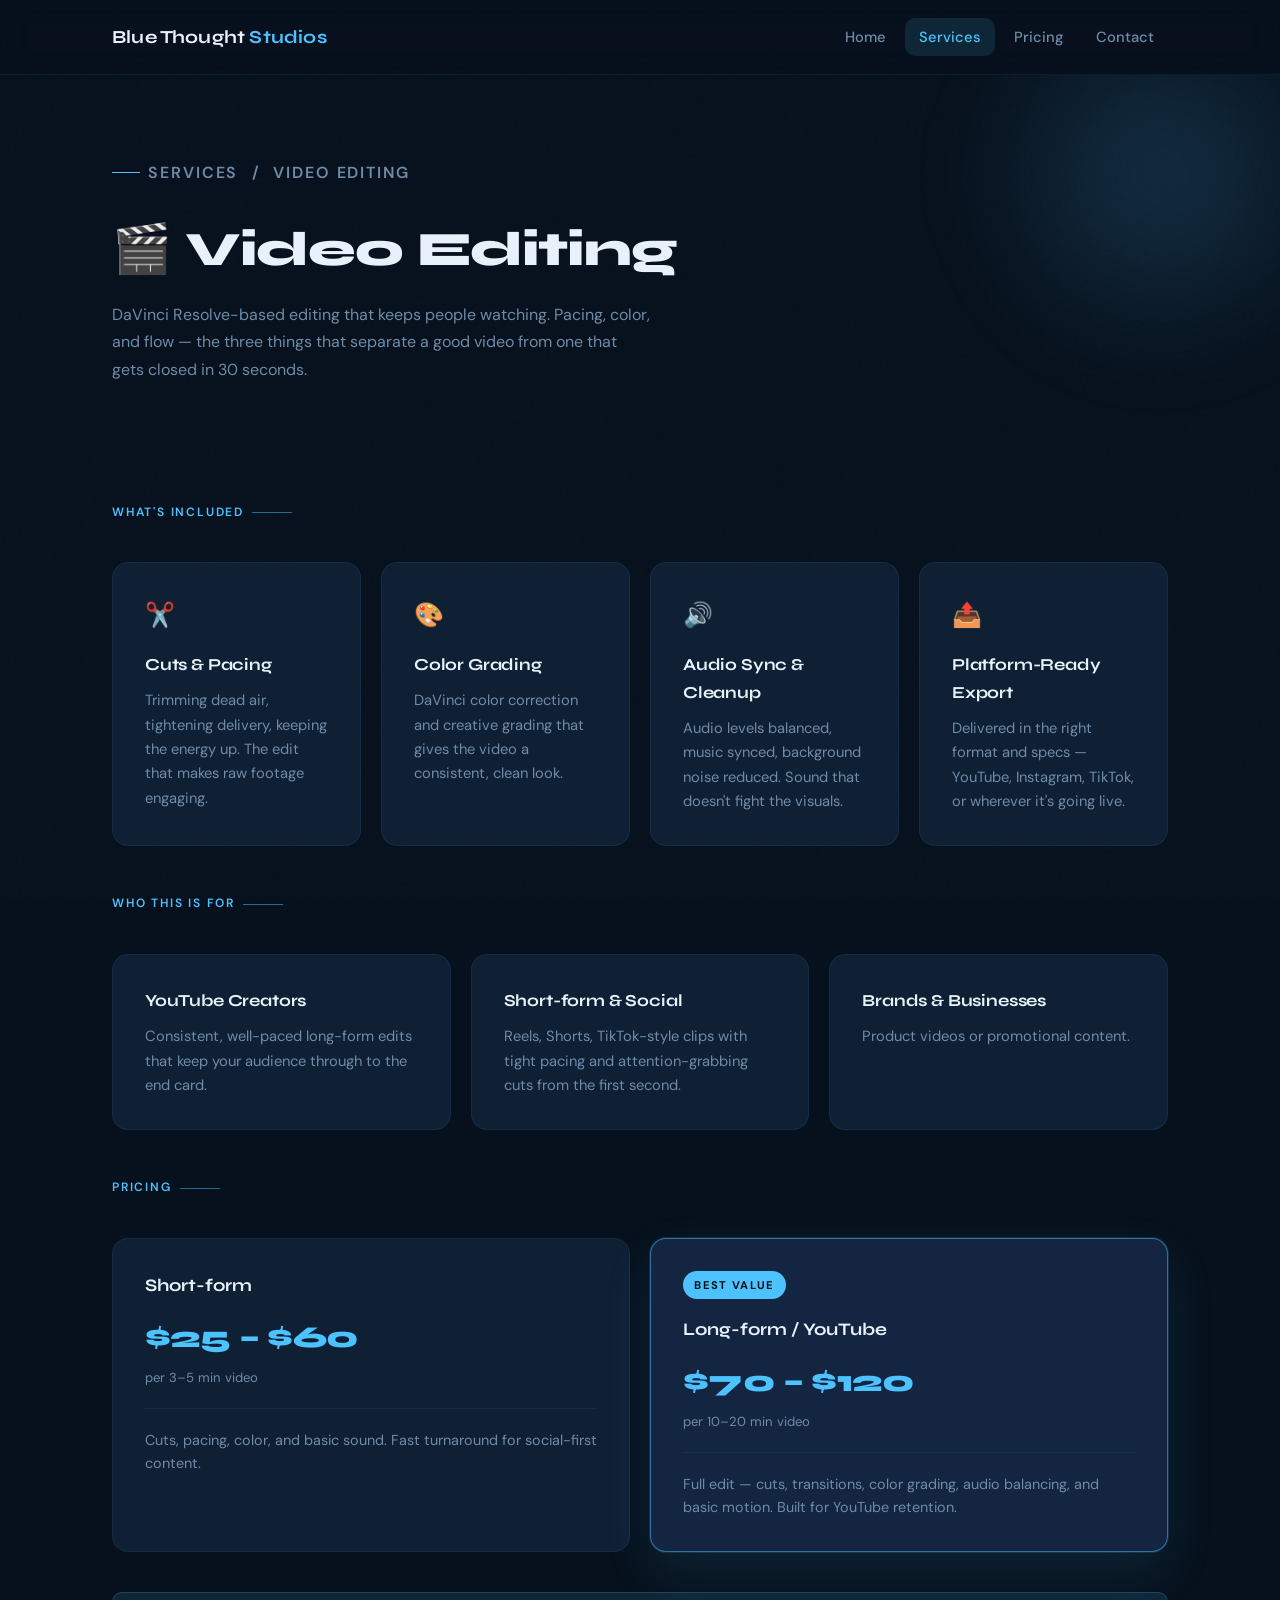
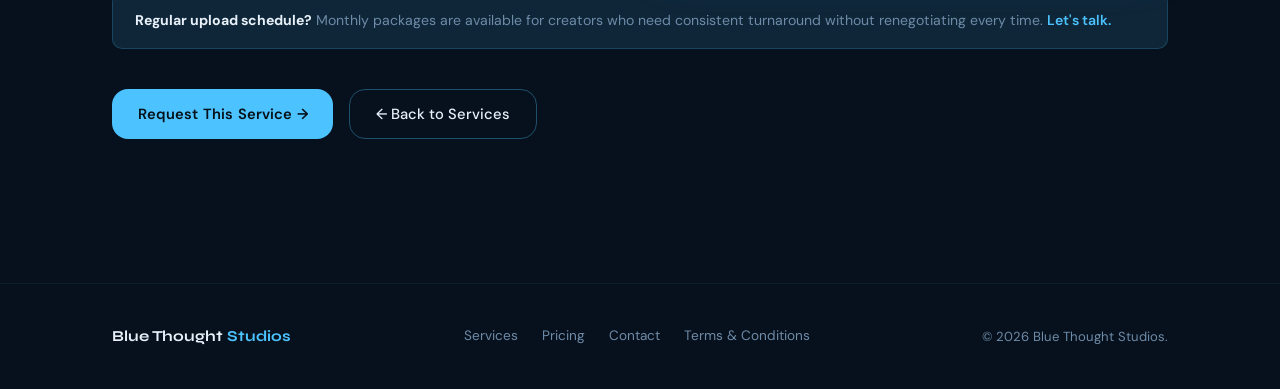
<file: video-editing.html>
<!DOCTYPE html>
<html lang="en">
<head>
  <meta charset="UTF-8" />
  <meta name="viewport" content="width=device-width, initial-scale=1.0" />
  <title>Video Editing | Blue Thought Studios</title>
  <link rel="stylesheet" href="style.css" />
</head>
<body>

  <header class="site-header">
    <div class="container">
      <a href="../index.html" class="logo">Blue Thought <span>Studios</span></a>
      <nav class="nav">
        <a href="index.html">Home</a>
        <a href="services.html" class="active">Services</a>
        <a href="pricing.html">Pricing</a>
        <a href="contact.html">Contact</a>
      </nav>
      <button class="hamburger" id="hamburger" aria-label="Toggle menu">
        <span></span><span></span><span></span>
      </button>
    </div>
  </header>

  <div class="overlay" id="overlay"></div>
  <nav class="mobile-nav" id="mobileNav">
    <a href="index.html">Home</a>
    <a href="services.html">Services</a>
    <a href="pricing.html">Pricing</a>
    <a href="contact.html">Contact</a>
  </nav>

  <main>
    <section class="page-hero">
      <div class="orb"></div>
      <div class="container">
        <p class="hero-eyebrow"><a href="../services.html" style="color:inherit;text-decoration:none;">Services</a> &nbsp;/&nbsp; Video Editing</p>
        <h2>🎬 Video Editing</h2>
        <p>
          DaVinci Resolve-based editing that keeps people watching.
          Pacing, color, and flow — the three things that separate a good video from one that gets closed in 30 seconds.
        </p>
      </div>
    </section>

    <section class="overview">
      <div class="container">

        <div class="overview-header">
          <p class="section-label">What's Included</p>
        </div>
        <div class="grid" style="margin-bottom: 3rem;">
          <div class="card">
            <span class="card-icon">✂️</span>
            <h3>Cuts & Pacing</h3>
            <p>Trimming dead air, tightening delivery, keeping the energy up. The edit that makes raw footage engaging.</p>
          </div>
          <div class="card">
            <span class="card-icon">🎨</span>
            <h3>Color Grading</h3>
            <p>DaVinci color correction and creative grading that gives the video a consistent, clean look.</p>
          </div>
          <div class="card">
            <span class="card-icon">🔊</span>
            <h3>Audio Sync & Cleanup</h3>
            <p>Audio levels balanced, music synced, background noise reduced. Sound that doesn't fight the visuals.</p>
          </div>
          <div class="card">
            <span class="card-icon">📤</span>
            <h3>Platform-Ready Export</h3>
            <p>Delivered in the right format and specs — YouTube, Instagram, TikTok, or wherever it's going live.</p>
          </div>
        </div>

        <div class="overview-header">
          <p class="section-label">Who This Is For</p>
        </div>
        <div class="grid" style="margin-bottom: 3rem;">
          <div class="card">
            <h3>YouTube Creators</h3>
            <p>Consistent, well-paced long-form edits that keep your audience through to the end card.</p>
          </div>
          <div class="card">
            <h3>Short-form & Social</h3>
            <p>Reels, Shorts, TikTok-style clips with tight pacing and attention-grabbing cuts from the first second.</p>
          </div>
          <div class="card">
            <h3>Brands & Businesses</h3>
            <p>Product videos or promotional content.</p>
          </div>
        </div>

        <div class="overview-header">
          <p class="section-label">Pricing</p>
        </div>
        <div class="pricing-grid" style="margin-bottom: 2.5rem;">
          <div class="pricing-card">
            <h3>Short-form</h3>
            <div class="price">$25 – $60</div>
            <p class="price-note">per 3–5 min video</p>
            <div class="pricing-divider"></div>
            <p>Cuts, pacing, color, and basic sound. Fast turnaround for social-first content.</p>
          </div>
          <div class="pricing-card featured">
            <span class="pricing-badge">Best Value</span>
            <h3>Long-form / YouTube</h3>
            <div class="price">$70 – $120</div>
            <p class="price-note">per 10–20 min video</p>
            <div class="pricing-divider"></div>
            <p>Full edit — cuts, transitions, color grading, audio balancing, and basic motion. Built for YouTube retention.</p>
          </div>
        </div>

        <div class="notice">
          <strong>Regular upload schedule?</strong> Monthly packages are available for creators who need consistent turnaround without renegotiating every time.
          <a href="contact.html" style="color:var(--accent);text-decoration:none;font-weight:600;">Let's talk.</a>
        </div>

        <div style="margin-top: 2.5rem; display:flex; gap: 1rem; flex-wrap:wrap;">
          <a href="contact.html" class="btn-primary">Request This Service →</a>
          <a href="services.html" class="btn-ghost">← Back to Services</a>
        </div>

      </div>
    </section>
  </main>

  <footer class="site-footer">
    <div class="container">
      <span class="footer-logo">Blue Thought <span>Studios</span></span>
      <div class="footer-links">
        <a href="services.html">Services</a>
        <a href="pricing.html">Pricing</a>
        <a href="contact.html">Contact</a>
        <a href="terms.html">Terms & Conditions</a>
      </div>
      <span class="footer-copy">© 2026 Blue Thought Studios.</span>
    </div>
  </footer>

  <script>
    const hamburger = document.getElementById('hamburger');
    const mobileNav = document.getElementById('mobileNav');
    const overlay   = document.getElementById('overlay');
    function toggleMenu(open) {
      hamburger.classList.toggle('open', open);
      mobileNav.classList.toggle('open', open);
      overlay.classList.toggle('open', open);
      document.body.style.overflow = open ? 'hidden' : '';
    }
    hamburger.addEventListener('click', () => toggleMenu(!mobileNav.classList.contains('open')));
    overlay.addEventListener('click', () => toggleMenu(false));
  </script>

</body>
</html>
</file>
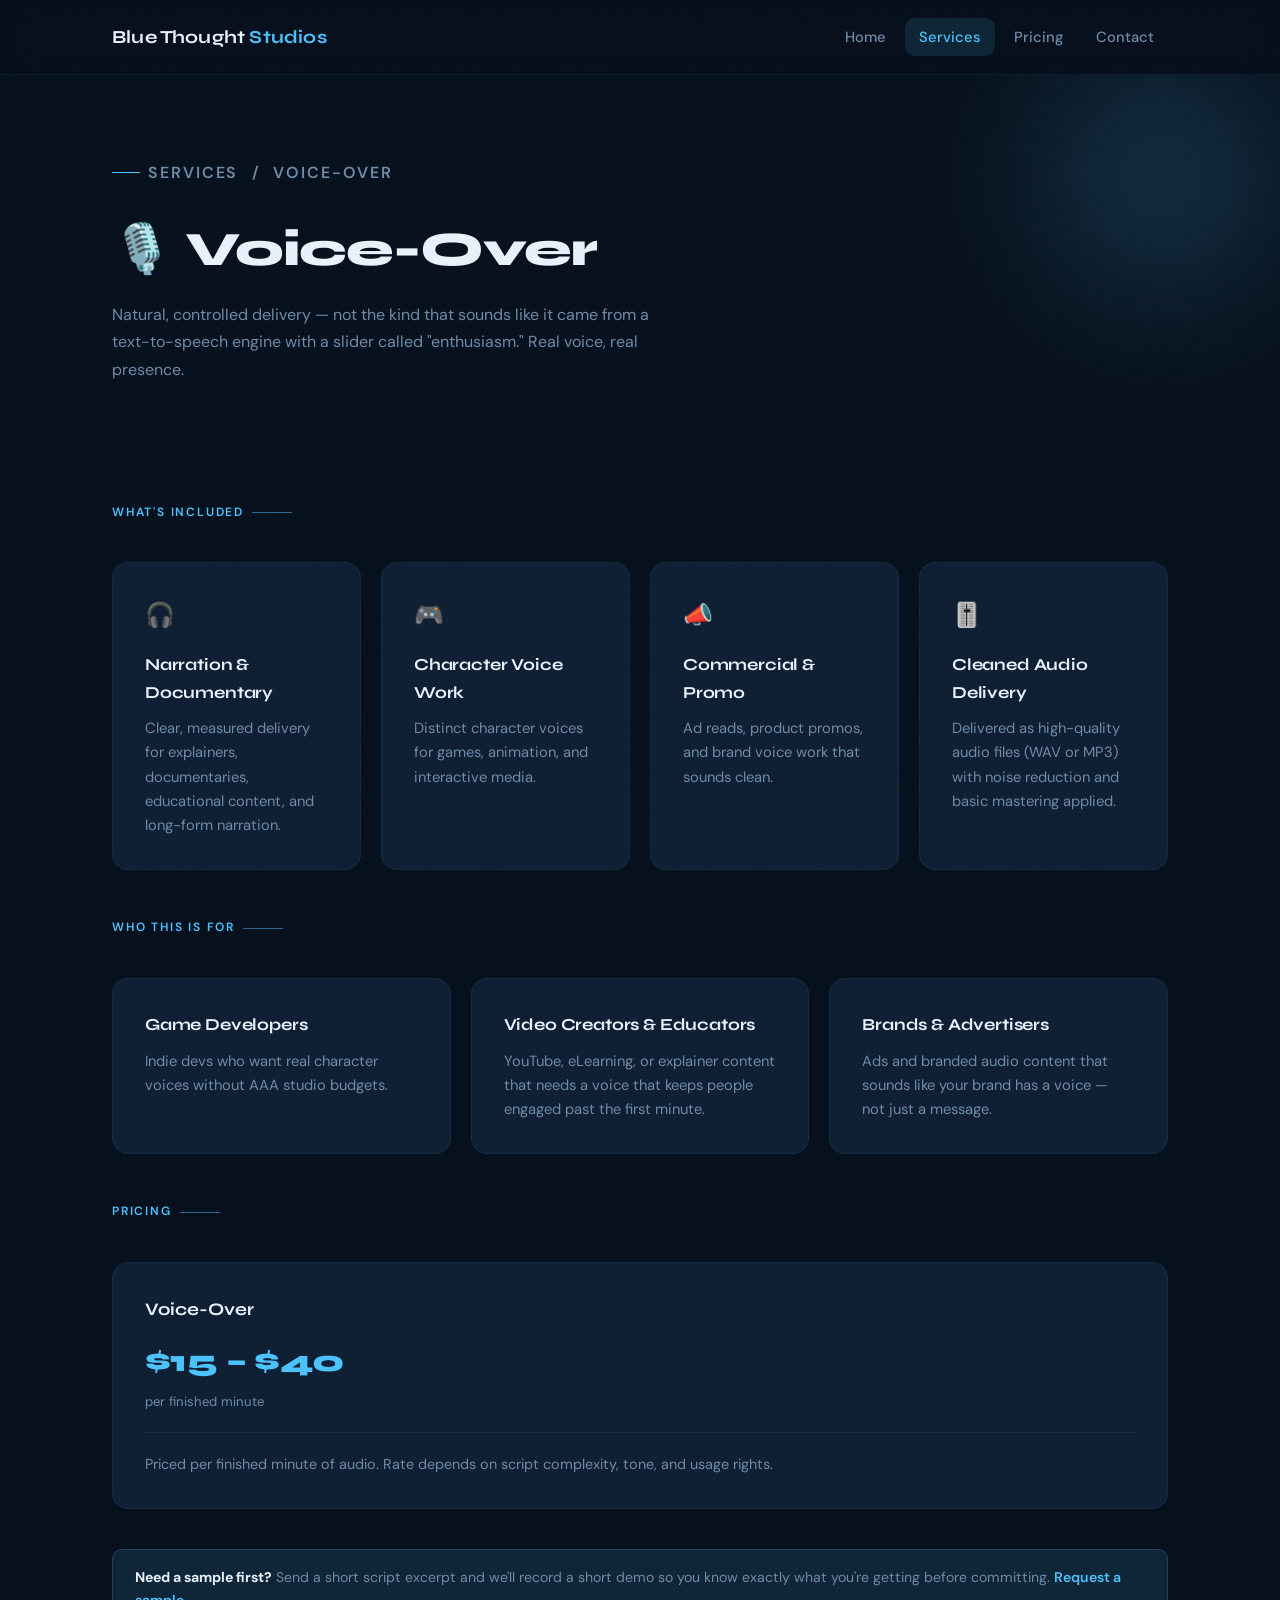
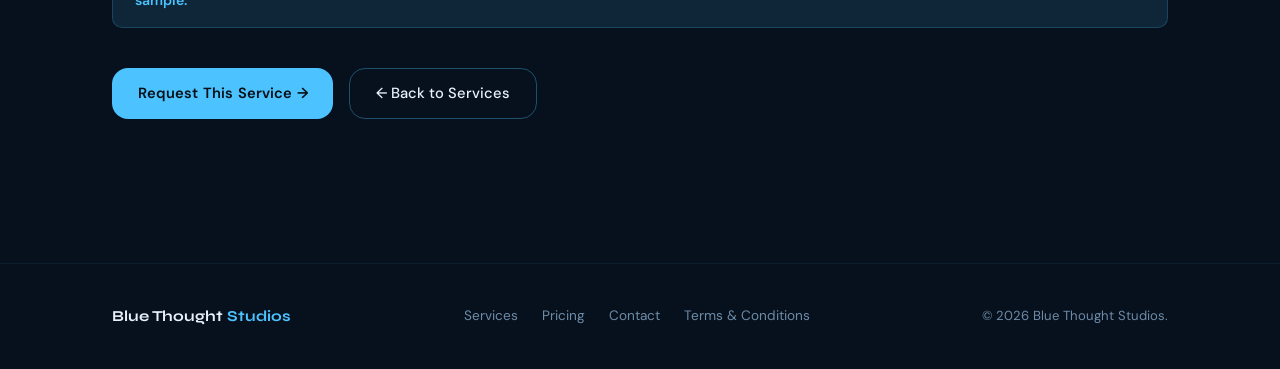
<file: voice-over.html>
<!DOCTYPE html>
<html lang="en">
<head>
  <meta charset="UTF-8" />
  <meta name="viewport" content="width=device-width, initial-scale=1.0" />
  <title>Voice-Over | Blue Thought Studios</title>
  <link rel="stylesheet" href="style.css" />
</head>
<body>

  <header class="site-header">
    <div class="container">
      <a href="index.html" class="logo">Blue Thought <span>Studios</span></a>
      <nav class="nav">
        <a href="index.html">Home</a>
        <a href="services.html" class="active">Services</a>
        <a href="pricing.html">Pricing</a>
        <a href="contact.html">Contact</a>
      </nav>
      <button class="hamburger" id="hamburger" aria-label="Toggle menu">
        <span></span><span></span><span></span>
      </button>
    </div>
  </header>

  <div class="overlay" id="overlay"></div>
  <nav class="mobile-nav" id="mobileNav">
    <a href="index.html">Home</a>
    <a href="services.html">Services</a>
    <a href="pricing.html">Pricing</a>
    <a href="contact.html">Contact</a>
  </nav>

  <main>
    <section class="page-hero">
      <div class="orb"></div>
      <div class="container">
        <p class="hero-eyebrow"><a href="../services.html" style="color:inherit;text-decoration:none;">Services</a> &nbsp;/&nbsp; Voice-Over</p>
        <h2>🎙️ Voice-Over</h2>
        <p>
          Natural, controlled delivery — not the kind that sounds like it came from a text-to-speech engine
          with a slider called "enthusiasm." Real voice, real presence.
        </p>
      </div>
    </section>

    <section class="overview">
      <div class="container">

        <div class="overview-header">
          <p class="section-label">What's Included</p>
        </div>
        <div class="grid" style="margin-bottom: 3rem;">
          <div class="card">
            <span class="card-icon">🎧</span>
            <h3>Narration & Documentary</h3>
            <p>Clear, measured delivery for explainers, documentaries, educational content, and long-form narration.</p>
          </div>
          <div class="card">
            <span class="card-icon">🎮</span>
            <h3>Character Voice Work</h3>
            <p>Distinct character voices for games, animation, and interactive media.</p>
          </div>
          <div class="card">
            <span class="card-icon">📣</span>
            <h3>Commercial & Promo</h3>
            <p>Ad reads, product promos, and brand voice work that sounds clean.</p>
          </div>
          <div class="card">
            <span class="card-icon">🎚️</span>
            <h3>Cleaned Audio Delivery</h3>
            <p>Delivered as high-quality audio files (WAV or MP3) with noise reduction and basic mastering applied.</p>
          </div>
        </div>

        <div class="overview-header">
          <p class="section-label">Who This Is For</p>
        </div>
        <div class="grid" style="margin-bottom: 3rem;">
          <div class="card">
            <h3>Game Developers</h3>
            <p>Indie devs who want real character voices without AAA studio budgets.</p>
          </div>
          <div class="card">
            <h3>Video Creators & Educators</h3>
            <p>YouTube, eLearning, or explainer content that needs a voice that keeps people engaged past the first minute.</p>
          </div>
          <div class="card">
            <h3>Brands & Advertisers</h3>
            <p>Ads and branded audio content that sounds like your brand has a voice — not just a message.</p>
          </div>
        </div>

        <div class="overview-header">
          <p class="section-label">Pricing</p>
        </div>
        <div class="pricing-grid" style="margin-bottom: 2.5rem;">
          <div class="pricing-card">
            <h3>Voice-Over</h3>
            <div class="price">$15 – $40</div>
            <p class="price-note">per finished minute</p>
            <div class="pricing-divider"></div>
            <p>Priced per finished minute of audio. Rate depends on script complexity, tone, and usage rights.</p>
          </div>
        </div>

        <div class="notice">
          <strong>Need a sample first?</strong> Send a short script excerpt and we'll record a short demo so you know exactly what you're getting before committing.
          <a href="../contact.html" style="color:var(--accent);text-decoration:none;font-weight:600;">Request a sample.</a>
        </div>

        <div style="margin-top: 2.5rem; display:flex; gap: 1rem; flex-wrap:wrap;">
          <a href="contact.html" class="btn-primary">Request This Service →</a>
          <a href="services.html" class="btn-ghost">← Back to Services</a>
        </div>

      </div>
    </section>
  </main>

  <footer class="site-footer">
    <div class="container">
      <span class="footer-logo">Blue Thought <span>Studios</span></span>
      <div class="footer-links">
        <a href="services.html">Services</a>
        <a href="pricing.html">Pricing</a>
        <a href="contact.html">Contact</a>
        <a href="terms.html">Terms & Conditions</a>
      </div>
      <span class="footer-copy">© 2026 Blue Thought Studios.</span>
    </div>
  </footer>

  <script>
    const hamburger = document.getElementById('hamburger');
    const mobileNav = document.getElementById('mobileNav');
    const overlay   = document.getElementById('overlay');
    function toggleMenu(open) {
      hamburger.classList.toggle('open', open);
      mobileNav.classList.toggle('open', open);
      overlay.classList.toggle('open', open);
      document.body.style.overflow = open ? 'hidden' : '';
    }
    hamburger.addEventListener('click', () => toggleMenu(!mobileNav.classList.contains('open')));
    overlay.addEventListener('click', () => toggleMenu(false));
  </script>

</body>
</html>
</file>
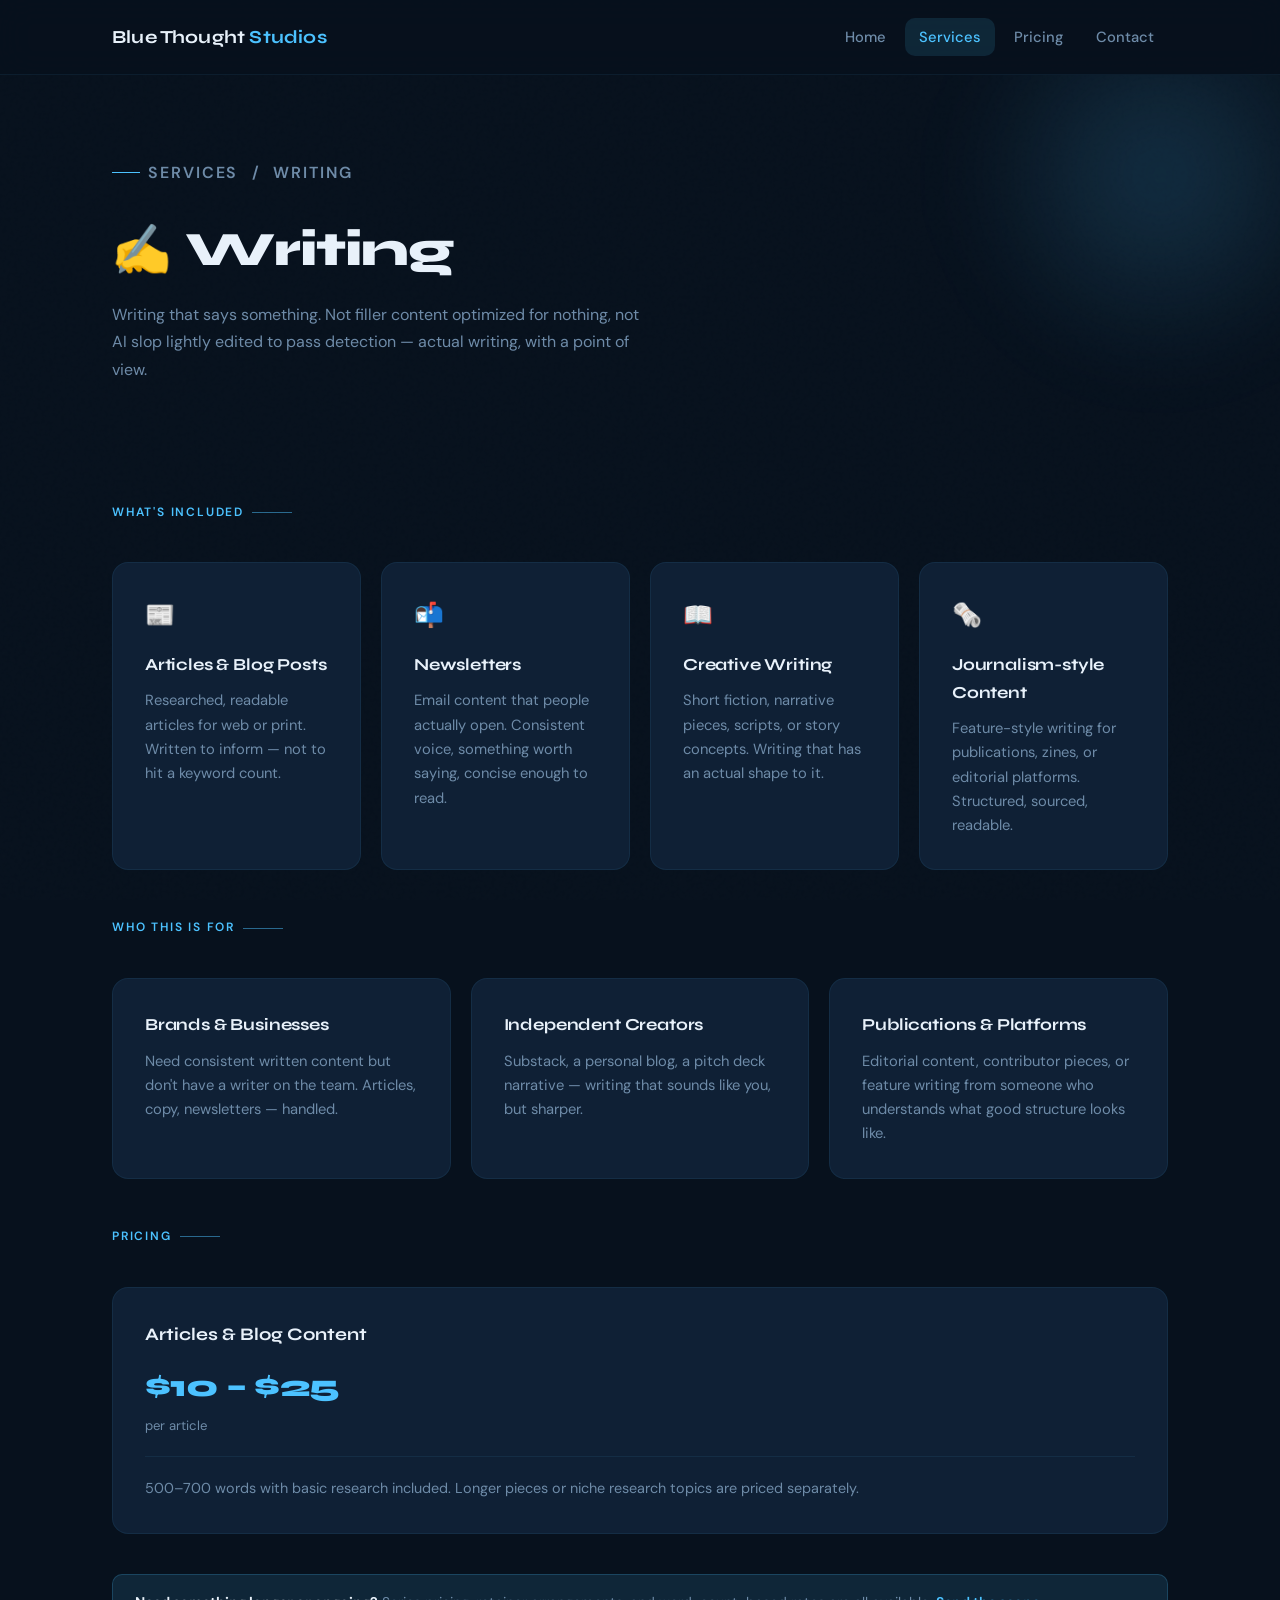
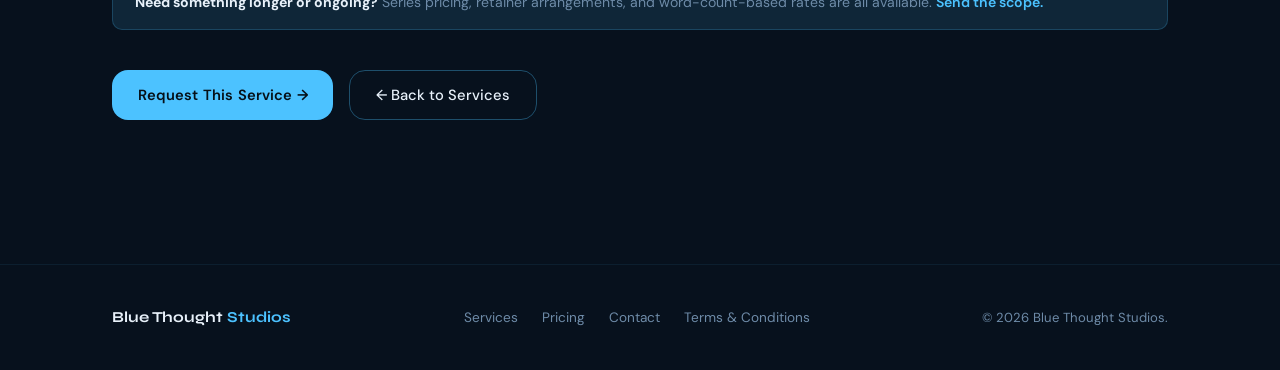
<file: writing.html>
<!DOCTYPE html>
<html lang="en">
<head>
  <meta charset="UTF-8" />
  <meta name="viewport" content="width=device-width, initial-scale=1.0" />
  <title>Writing | Blue Thought Studios</title>
  <link rel="stylesheet" href="style.css" />
</head>
<body>

  <header class="site-header">
    <div class="container">
      <a href="index.html" class="logo">Blue Thought <span>Studios</span></a>
      <nav class="nav">
        <a href="index.html">Home</a>
        <a href="services.html" class="active">Services</a>
        <a href="pricing.html">Pricing</a>
        <a href="contact.html">Contact</a>
      </nav>
      <button class="hamburger" id="hamburger" aria-label="Toggle menu">
        <span></span><span></span><span></span>
      </button>
    </div>
  </header>

  <div class="overlay" id="overlay"></div>
  <nav class="mobile-nav" id="mobileNav">
    <a href="index.html">Home</a>
    <a href="services.html">Services</a>
    <a href="pricing.html">Pricing</a>
    <a href="contact.html">Contact</a>
  </nav>

  <main>
    <section class="page-hero">
      <div class="orb"></div>
      <div class="container">
        <p class="hero-eyebrow"><a href="services.html" style="color:inherit;text-decoration:none;">Services</a> &nbsp;/&nbsp; Writing</p>
        <h2>✍️ Writing</h2>
        <p>
          Writing that says something. Not filler content optimized for nothing,
          not AI slop lightly edited to pass detection — actual writing, with a point of view.
        </p>
      </div>
    </section>

    <section class="overview">
      <div class="container">

        <div class="overview-header">
          <p class="section-label">What's Included</p>
        </div>
        <div class="grid" style="margin-bottom: 3rem;">
          <div class="card">
            <span class="card-icon">📰</span>
            <h3>Articles & Blog Posts</h3>
            <p>Researched, readable articles for web or print. Written to inform — not to hit a keyword count.</p>
          </div>
          <div class="card">
            <span class="card-icon">📬</span>
            <h3>Newsletters</h3>
            <p>Email content that people actually open. Consistent voice, something worth saying, concise enough to read.</p>
          </div>
          <div class="card">
            <span class="card-icon">📖</span>
            <h3>Creative Writing</h3>
            <p>Short fiction, narrative pieces, scripts, or story concepts. Writing that has an actual shape to it.</p>
          </div>
          <div class="card">
            <span class="card-icon">🗞️</span>
            <h3>Journalism-style Content</h3>
            <p>Feature-style writing for publications, zines, or editorial platforms. Structured, sourced, readable.</p>
          </div>
        </div>

        <div class="overview-header">
          <p class="section-label">Who This Is For</p>
        </div>
        <div class="grid" style="margin-bottom: 3rem;">
          <div class="card">
            <h3>Brands & Businesses</h3>
            <p>Need consistent written content but don't have a writer on the team. Articles, copy, newsletters — handled.</p>
          </div>
          <div class="card">
            <h3>Independent Creators</h3>
            <p>Substack, a personal blog, a pitch deck narrative — writing that sounds like you, but sharper.</p>
          </div>
          <div class="card">
            <h3>Publications & Platforms</h3>
            <p>Editorial content, contributor pieces, or feature writing from someone who understands what good structure looks like.</p>
          </div>
        </div>

        <div class="overview-header">
          <p class="section-label">Pricing</p>
        </div>
        <div class="pricing-grid" style="margin-bottom: 2.5rem;">
          <div class="pricing-card">
            <h3>Articles & Blog Content</h3>
            <div class="price">$10 – $25</div>
            <p class="price-note">per article</p>
            <div class="pricing-divider"></div>
            <p>500–700 words with basic research included. Longer pieces or niche research topics are priced separately.</p>
          </div>
        </div>

        <div class="notice">
          <strong>Need something longer or ongoing?</strong> Series pricing, retainer arrangements, and word-count-based rates are all available.
          <a href="contact.html" style="color:var(--accent);text-decoration:none;font-weight:600;">Send the scope.</a>
        </div>

        <div style="margin-top: 2.5rem; display:flex; gap: 1rem; flex-wrap:wrap;">
          <a href="contact.html" class="btn-primary">Request This Service →</a>
          <a href="services.html" class="btn-ghost">← Back to Services</a>
        </div>

      </div>
    </section>
  </main>

  <footer class="site-footer">
    <div class="container">
      <span class="footer-logo">Blue Thought <span>Studios</span></span>
      <div class="footer-links">
        <a href="services.html">Services</a>
        <a href="pricing.html">Pricing</a>
        <a href="contact.html">Contact</a>
        <a href="terms.html">Terms & Conditions</a>
      </div>
      <span class="footer-copy">© 2026 Blue Thought Studios.</span>
    </div>
  </footer>

  <script>
    const hamburger = document.getElementById('hamburger');
    const mobileNav = document.getElementById('mobileNav');
    const overlay   = document.getElementById('overlay');
    function toggleMenu(open) {
      hamburger.classList.toggle('open', open);
      mobileNav.classList.toggle('open', open);
      overlay.classList.toggle('open', open);
      document.body.style.overflow = open ? 'hidden' : '';
    }
    hamburger.addEventListener('click', () => toggleMenu(!mobileNav.classList.contains('open')));
    overlay.addEventListener('click', () => toggleMenu(false));
  </script>

</body>
</html>
</file>
<file: style.css>
/* =================================================
   Blue Thought Studios — Global Styles
   Refined Dark / Intentional / No Noise
   ================================================= */

@import url('https://fonts.googleapis.com/css2?family=Syne:wght@600;700;800&family=DM+Sans:wght@300;400;500;600&display=swap');

:root {
  --bg:            #07111d;
  --bg-2:          #0b1828;
  --surface:       #0f2035;
  --surface-2:     #132540;
  --border:        rgba(76, 194, 255, 0.08);
  --border-hover:  rgba(76, 194, 255, 0.35);
  --text:          #e8f1fa;
  --muted:         #6e8ba8;
  --accent:        #4cc2ff;
  --accent-dim:    rgba(76, 194, 255, 0.12);
  --accent-glow:   rgba(76, 194, 255, 0.25);
  --radius:        16px;
  --radius-sm:     10px;
  --max-width:     1120px;
  --font-display:  'Syne', sans-serif;
  --font-body:     'DM Sans', sans-serif;
}

/* ── Reset ───────────────────────────────────────── */
*, *::before, *::after { margin: 0; padding: 0; box-sizing: border-box; }
html { scroll-behavior: smooth; -webkit-font-smoothing: antialiased; }

body {
  font-family: var(--font-body);
  background-color: var(--bg);
  color: var(--text);
  line-height: 1.65;
  min-height: 100vh;
  overflow-x: hidden;
}

/* Grain overlay */
body::before {
  content: '';
  position: fixed;
  inset: 0;
  background-image: url("data:image/svg+xml,%3Csvg viewBox='0 0 256 256' xmlns='http://www.w3.org/2000/svg'%3E%3Cfilter id='noise'%3E%3CfeTurbulence type='fractalNoise' baseFrequency='0.9' numOctaves='4' stitchTiles='stitch'/%3E%3C/filter%3E%3Crect width='100%25' height='100%25' filter='url(%23noise)' opacity='0.04'/%3E%3C/svg%3E");
  pointer-events: none;
  z-index: 0;
  opacity: 0.4;
}

/* ── Layout ──────────────────────────────────────── */
.container {
  max-width: var(--max-width);
  margin: 0 auto;
  padding: 0 2rem;
  position: relative;
  z-index: 1;
}

/* ── Header ──────────────────────────────────────── */
.site-header {
  position: sticky;
  top: 0;
  z-index: 100;
  background: rgba(7, 17, 29, 0.75);
  backdrop-filter: blur(16px);
  -webkit-backdrop-filter: blur(16px);
  border-bottom: 1px solid var(--border);
}

.site-header .container {
  display: flex;
  align-items: center;
  justify-content: space-between;
  padding-top: 1.1rem;
  padding-bottom: 1.1rem;
}

.logo {
  font-family: var(--font-display);
  font-size: 1.15rem;
  font-weight: 700;
  letter-spacing: 0.01em;
  color: var(--text);
  text-decoration: none;
}

.logo span { color: var(--accent); }

/* Desktop Nav */
.nav {
  display: flex;
  align-items: center;
  gap: 0.25rem;
}

.nav a {
  padding: 0.45rem 0.9rem;
  text-decoration: none;
  color: var(--muted);
  font-weight: 500;
  font-size: 0.92rem;
  border-radius: var(--radius-sm);
  transition: color 0.2s, background 0.2s;
  position: relative;
}

.nav a:hover,
.nav a.active {
  color: var(--text);
  background: var(--accent-dim);
}

.nav a.active { color: var(--accent); }

/* Hamburger (mobile) */
.hamburger {
  display: none;
  flex-direction: column;
  gap: 5px;
  cursor: pointer;
  padding: 4px;
  background: none;
  border: none;
  z-index: 110;
}

.hamburger span {
  display: block;
  width: 22px;
  height: 2px;
  background: var(--text);
  border-radius: 2px;
  transition: transform 0.3s, opacity 0.3s;
}

.hamburger.open span:nth-child(1) { transform: translateY(7px) rotate(45deg); }
.hamburger.open span:nth-child(2) { opacity: 0; }
.hamburger.open span:nth-child(3) { transform: translateY(-7px) rotate(-45deg); }

/* Mobile Nav Drawer */
.mobile-nav {
  display: none;
  flex-direction: column;
  position: fixed;
  top: 0; right: 0;
  width: 260px;
  height: 100vh;
  background: var(--bg-2);
  border-left: 1px solid var(--border);
  padding: 5rem 2rem 2rem;
  gap: 0.5rem;
  z-index: 105;
  transform: translateX(100%);
  transition: transform 0.35s cubic-bezier(0.4, 0, 0.2, 1);
}

.mobile-nav.open { transform: translateX(0); display: flex; }

.mobile-nav a {
  padding: 0.85rem 1rem;
  color: var(--muted);
  text-decoration: none;
  font-weight: 500;
  font-size: 1.05rem;
  border-radius: var(--radius-sm);
  transition: color 0.2s, background 0.2s;
}

.mobile-nav a:hover { color: var(--text); background: var(--accent-dim); }

.overlay {
  display: none;
  position: fixed;
  inset: 0;
  background: rgba(0,0,0,0.5);
  z-index: 104;
}

.overlay.open { display: block; }

/* ── Ambient Orb ─────────────────────────────────── */
.orb {
  position: absolute;
  border-radius: 50%;
  background: radial-gradient(circle, rgba(76,194,255,0.18) 0%, transparent 70%);
  pointer-events: none;
  filter: blur(40px);
  z-index: 0;
  animation: pulse 8s ease-in-out infinite alternate;
}

@keyframes pulse {
  from { opacity: 0.6; transform: scale(1); }
  to   { opacity: 1;   transform: scale(1.08); }
}

/* ── Hero ────────────────────────────────────────── */
.hero {
  position: relative;
  padding: 7rem 0 5rem;
  overflow: hidden;
}

.hero .orb {
  width: 600px; height: 600px;
  top: -200px; right: -150px;
}

.hero-eyebrow {
  display: inline-flex;
  align-items: center;
  gap: 0.5rem;
  font-size: 0.8rem;
  font-weight: 600;
  letter-spacing: 0.12em;
  text-transform: uppercase;
  color: var(--accent);
  margin-bottom: 1.5rem;
  opacity: 0;
  animation: fadeUp 0.6s 0.1s forwards;
}

.hero-eyebrow::before {
  content: '';
  display: block;
  width: 28px; height: 1px;
  background: var(--accent);
}

.hero h2 {
  font-family: var(--font-display);
  font-size: clamp(2.4rem, 5vw, 3.8rem);
  font-weight: 800;
  line-height: 1.1;
  letter-spacing: -0.02em;
  max-width: 760px;
  opacity: 0;
  animation: fadeUp 0.7s 0.2s forwards;
}

.hero h2 .accent { color: var(--accent); }

.hero p {
  margin-top: 1.4rem;
  max-width: 520px;
  color: var(--muted);
  font-size: 1.05rem;
  line-height: 1.7;
  opacity: 0;
  animation: fadeUp 0.7s 0.35s forwards;
}

.hero-actions {
  display: flex;
  gap: 1rem;
  align-items: center;
  flex-wrap: wrap;
  margin-top: 2.5rem;
  opacity: 0;
  animation: fadeUp 0.7s 0.5s forwards;
}

@keyframes fadeUp {
  from { opacity: 0; transform: translateY(20px); }
  to   { opacity: 1; transform: translateY(0); }
}

/* ── Buttons ─────────────────────────────────────── */
.btn-primary {
  display: inline-flex;
  align-items: center;
  gap: 0.5rem;
  padding: 0.75rem 1.6rem;
  border-radius: var(--radius);
  background: var(--accent);
  color: #061018;
  text-decoration: none;
  font-weight: 600;
  font-size: 0.92rem;
  letter-spacing: 0.01em;
  transition: transform 0.2s, box-shadow 0.2s, opacity 0.2s;
  box-shadow: 0 0 0 rgba(76,194,255,0);
}

.btn-primary:hover {
  transform: translateY(-2px);
  box-shadow: 0 8px 28px rgba(76,194,255,0.3);
  opacity: 0.93;
}

.btn-ghost {
  display: inline-flex;
  align-items: center;
  gap: 0.5rem;
  padding: 0.75rem 1.6rem;
  border-radius: var(--radius);
  border: 1px solid var(--border-hover);
  color: var(--text);
  text-decoration: none;
  font-weight: 500;
  font-size: 0.92rem;
  transition: background 0.2s, border-color 0.2s, transform 0.2s;
}

.btn-ghost:hover {
  background: var(--accent-dim);
  border-color: var(--accent);
  transform: translateY(-2px);
}

/* ── Section Labels ──────────────────────────────── */
.section-label {
  font-size: 0.75rem;
  font-weight: 600;
  letter-spacing: 0.15em;
  text-transform: uppercase;
  color: var(--accent);
  margin-bottom: 1rem;
  display: flex;
  align-items: center;
  gap: 0.5rem;
}

.section-label::after {
  content: '';
  flex: 1;
  max-width: 40px;
  height: 1px;
  background: var(--accent);
  opacity: 0.5;
}

/* ── Sections ────────────────────────────────────── */
.overview {
  padding: 4rem 0 5rem;
}

.overview-header {
  margin-bottom: 2.5rem;
}

.overview-header h2 {
  font-family: var(--font-display);
  font-size: 1.9rem;
  font-weight: 700;
}

/* ── Cards ───────────────────────────────────────── */
.grid {
  display: grid;
  grid-template-columns: repeat(auto-fit, minmax(240px, 1fr));
  gap: 1.25rem;
}

.card {
  background: var(--surface);
  padding: 2rem;
  border-radius: var(--radius);
  border: 1px solid var(--border);
  transition: border-color 0.3s, transform 0.3s, box-shadow 0.3s;
  position: relative;
  overflow: hidden;
}

.card::before {
  content: '';
  position: absolute;
  top: 0; left: 0; right: 0;
  height: 1px;
  background: linear-gradient(90deg, transparent, var(--accent), transparent);
  opacity: 0;
  transition: opacity 0.3s;
}

.card:hover {
  border-color: var(--border-hover);
  transform: translateY(-4px);
  box-shadow: 0 12px 40px rgba(76,194,255,0.08);
}

.card:hover::before { opacity: 1; }

.card-icon {
  font-size: 1.5rem;
  margin-bottom: 1rem;
  display: block;
}

.card h3 {
  font-family: var(--font-display);
  font-size: 1.05rem;
  font-weight: 700;
  margin-bottom: 0.6rem;
  letter-spacing: -0.01em;
}

.card p {
  color: var(--muted);
  font-size: 0.92rem;
  line-height: 1.65;
}

.card .btn-primary,
.card .btn-ghost {
  margin-top: 1.5rem;
  font-size: 0.85rem;
  padding: 0.6rem 1.2rem;
}

/* ── Pricing Cards ───────────────────────────────── */
.pricing-grid {
  display: grid;
  grid-template-columns: repeat(auto-fit, minmax(260px, 1fr));
  gap: 1.25rem;
}

.pricing-card {
  background: var(--surface);
  border: 1px solid var(--border);
  border-radius: var(--radius);
  padding: 2rem;
  transition: border-color 0.3s, transform 0.3s, box-shadow 0.3s;
}

.pricing-card:hover {
  border-color: var(--border-hover);
  transform: translateY(-4px);
  box-shadow: 0 12px 40px rgba(76,194,255,0.08);
}

.pricing-card.featured {
  border-color: rgba(76, 194, 255, 0.5);
  background: var(--surface-2);
  box-shadow: 0 0 0 1px rgba(76,194,255,0.15), 0 20px 50px rgba(76,194,255,0.1);
  position: relative;
}

.pricing-badge {
  display: inline-block;
  font-size: 0.7rem;
  font-weight: 700;
  letter-spacing: 0.12em;
  text-transform: uppercase;
  color: #061018;
  background: var(--accent);
  padding: 0.3rem 0.7rem;
  border-radius: 20px;
  margin-bottom: 1rem;
}

.pricing-card h3 {
  font-family: var(--font-display);
  font-size: 1.1rem;
  font-weight: 700;
  margin-bottom: 0.4rem;
}

.pricing-card .price {
  font-family: var(--font-display);
  font-size: 1.9rem;
  font-weight: 800;
  color: var(--accent);
  letter-spacing: -0.02em;
  margin: 0.75rem 0 0.3rem;
}

.pricing-card .price-note {
  font-size: 0.82rem;
  color: var(--muted);
  margin-bottom: 1rem;
}

.pricing-card p {
  color: var(--muted);
  font-size: 0.9rem;
  line-height: 1.6;
}

.pricing-divider {
  height: 1px;
  background: var(--border);
  margin: 1.25rem 0;
}

.pricing-detail {
  font-size: 0.85rem;
  color: var(--muted);
}

/* ── Contact Form ────────────────────────────────── */
.contact-grid {
  display: grid;
  grid-template-columns: 1fr 1.4fr;
  gap: 3rem;
  align-items: start;
}

.contact-info h2 {
  font-family: var(--font-display);
  font-size: 1.9rem;
  font-weight: 700;
  margin-bottom: 1rem;
}

.contact-info p {
  color: var(--muted);
  font-size: 0.95rem;
  line-height: 1.7;
  margin-bottom: 2rem;
}

.contact-item {
  display: flex;
  align-items: flex-start;
  gap: 1rem;
  margin-bottom: 1.5rem;
}

.contact-item-icon {
  width: 40px; height: 40px;
  background: var(--accent-dim);
  border: 1px solid var(--border);
  border-radius: var(--radius-sm);
  display: flex;
  align-items: center;
  justify-content: center;
  font-size: 1rem;
  flex-shrink: 0;
}

.contact-item-text strong {
  display: block;
  font-weight: 600;
  font-size: 0.9rem;
  margin-bottom: 0.2rem;
}

.contact-item-text span {
  color: var(--muted);
  font-size: 0.87rem;
}

/* Form */
.contact-form {
  background: var(--surface);
  border: 1px solid var(--border);
  border-radius: var(--radius);
  padding: 2.25rem;
}

.form-row {
  display: grid;
  grid-template-columns: 1fr 1fr;
  gap: 1rem;
}

.form-group {
  display: flex;
  flex-direction: column;
  gap: 0.4rem;
  margin-bottom: 1.1rem;
}

.form-group label {
  font-size: 0.82rem;
  font-weight: 600;
  color: var(--muted);
  letter-spacing: 0.03em;
  text-transform: uppercase;
}

.form-group input,
.form-group select,
.form-group textarea {
  padding: 0.75rem 1rem;
  background: var(--bg-2);
  border: 1px solid var(--border);
  border-radius: var(--radius-sm);
  color: var(--text);
  font-family: var(--font-body);
  font-size: 0.93rem;
  outline: none;
  transition: border-color 0.2s, box-shadow 0.2s;
  width: 100%;
  appearance: none;
}

.form-group input::placeholder,
.form-group textarea::placeholder {
  color: var(--muted);
  opacity: 0.6;
}

.form-group input:focus,
.form-group select:focus,
.form-group textarea:focus {
  border-color: var(--accent);
  box-shadow: 0 0 0 3px rgba(76,194,255,0.1);
}

.form-group textarea {
  resize: vertical;
  min-height: 130px;
}

.form-group select option {
  background: var(--surface);
  color: var(--text);
}

.form-submit {
  width: 100%;
  padding: 0.9rem;
  background: var(--accent);
  color: #061018;
  border: none;
  border-radius: var(--radius);
  font-family: var(--font-body);
  font-weight: 700;
  font-size: 0.95rem;
  cursor: pointer;
  transition: transform 0.2s, box-shadow 0.2s, opacity 0.2s;
}

.form-submit:hover {
  transform: translateY(-2px);
  box-shadow: 0 8px 28px rgba(76,194,255,0.3);
  opacity: 0.93;
}

/* ── Page Hero (inner pages) ─────────────────────── */
.page-hero {
  padding: 5rem 0 3.5rem;
  position: relative;
  overflow: hidden;
}

.page-hero .orb {
  width: 400px; height: 400px;
  top: -100px; right: -80px;
}

.page-hero h2 {
  font-family: var(--font-display);
  font-size: clamp(2rem, 4vw, 3rem);
  font-weight: 800;
  letter-spacing: -0.02em;
  margin-bottom: 0.75rem;
}

.page-hero p {
  max-width: 540px;
  color: var(--muted);
  font-size: 1rem;
  line-height: 1.7;
}

/* ── Divider ─────────────────────────────────────── */
.divider {
  height: 1px;
  background: linear-gradient(90deg, transparent, var(--border), transparent);
  margin: 1rem 0;
}

/* ── Notice Banner ───────────────────────────────── */
.notice {
  background: var(--accent-dim);
  border: 1px solid rgba(76, 194, 255, 0.2);
  border-radius: var(--radius-sm);
  padding: 1rem 1.4rem;
  font-size: 0.88rem;
  color: var(--muted);
  margin-top: 2rem;
  line-height: 1.6;
}

.notice strong { color: var(--text); }

/* ── Footer ──────────────────────────────────────── */
.site-footer {
  border-top: 1px solid var(--border);
  padding: 2.5rem 0;
  margin-top: 4rem;
}

.site-footer .container {
  display: flex;
  align-items: center;
  justify-content: space-between;
  flex-wrap: wrap;
  gap: 1rem;
}

.footer-logo {
  font-family: var(--font-display);
  font-weight: 700;
  font-size: 0.95rem;
  color: var(--text);
}

.footer-logo span { color: var(--accent); }

.footer-links {
  display: flex;
  gap: 1.5rem;
}

.footer-links a {
  font-size: 0.85rem;
  color: var(--muted);
  text-decoration: none;
  transition: color 0.2s;
}

.footer-links a:hover { color: var(--text); }

.footer-copy {
  color: var(--muted);
  font-size: 0.82rem;
}

/* ── Responsive ──────────────────────────────────── */
@media (max-width: 768px) {
  .nav { display: none; }
  .hamburger { display: flex; }

  .contact-grid {
    grid-template-columns: 1fr;
  }

  .form-row {
    grid-template-columns: 1fr;
  }

  .site-footer .container {
    flex-direction: column;
    align-items: flex-start;
  }

  .hero { padding: 5rem 0 3rem; }
  .page-hero { padding: 4rem 0 2.5rem; }
}

@media (max-width: 480px) {
  .container { padding: 0 1.25rem; }
  .hero-actions { flex-direction: column; align-items: flex-start; }
  .card { padding: 1.5rem; }
  .contact-form { padding: 1.5rem; }
}

/* ── Availability Widget ─────────────────────────── */
.avail-wrap {
  padding: 0 0 1rem;
}

.avail-banner {
  display: flex;
  align-items: center;
  justify-content: space-between;
  gap: 1.5rem;
  background: var(--surface);
  border: 1px solid var(--border);
  border-radius: var(--radius);
  padding: 1.1rem 1.6rem;
  flex-wrap: wrap;
}

.avail-left {
  display: flex;
  align-items: center;
  gap: 1rem;
}

.avail-dot {
  width: 10px;
  height: 10px;
  border-radius: 50%;
  flex-shrink: 0;
  position: relative;
}

/* Pulsing glow ring */
.avail-dot::after {
  content: '';
  position: absolute;
  inset: -4px;
  border-radius: 50%;
  animation: dotPulse 2.5s ease-in-out infinite;
}

@keyframes dotPulse {
  0%, 100% { opacity: 0.5; transform: scale(1); }
  50%       { opacity: 0;   transform: scale(2); }
}

.avail-dot.green        { background: #3dd68c; }
.avail-dot.green::after { background: rgba(61, 214, 140, 0.35); }

.avail-dot.yellow        { background: #f5c842; }
.avail-dot.yellow::after { background: rgba(245, 200, 66, 0.35); }

.avail-dot.red        { background: #f56565; }
.avail-dot.red::after { background: rgba(245, 101, 101, 0.35); }

.avail-title {
  font-weight: 600;
  font-size: 0.92rem;
  color: var(--text);
  margin-bottom: 0.15rem;
}

.avail-sub {
  font-size: 0.82rem;
  color: var(--muted);
  line-height: 1.5;
  max-width: 500px;
}

.avail-right {
  display: flex;
  align-items: center;
  gap: 0.75rem;
  flex-shrink: 0;
}

.avail-pips {
  display: flex;
  gap: 5px;
  align-items: center;
}

.avail-pip {
  width: 10px;
  height: 10px;
  border-radius: 3px;
  background: var(--surface-2);
  border: 1px solid var(--border);
  transition: background 0.3s, border-color 0.3s;
}

.avail-pip.filled {
  background: var(--accent);
  border-color: var(--accent);
  box-shadow: 0 0 6px rgba(76, 194, 255, 0.4);
}

.avail-label {
  font-family: var(--font-display);
  font-size: 0.82rem;
  font-weight: 700;
  color: var(--muted);
  white-space: nowrap;
}

@media (max-width: 600px) {
  .avail-banner {
    flex-direction: column;
    align-items: flex-start;
  }
  .avail-right {
    width: 100%;
    justify-content: flex-start;
  }
}
</file>
